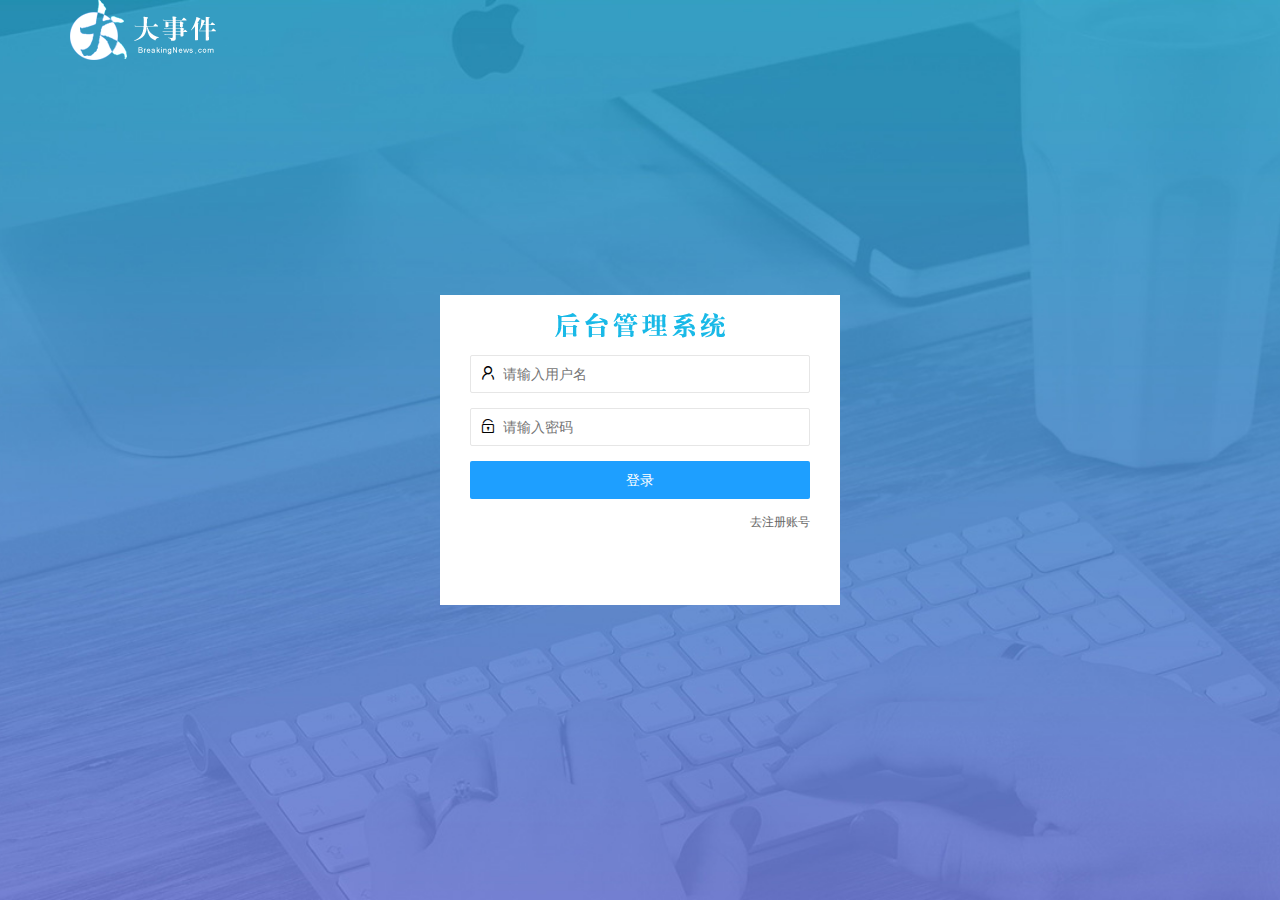
<file: login.html>
<!DOCTYPE html>
<html lang="en">

<head>
    <meta charset="UTF-8">
    <meta http-equiv="X-UA-Compatible" content="IE=edge">
    <meta name="viewport" content="width=device-width, initial-scale=1.0">
    <title>登录页</title>
</head>
<link rel="stylesheet" href="./assets/lib/layui/css/layui.css" />
<link rel="stylesheet" href="assets/css/login.css">    <!-- 导入自己的样式表 -->
<!-- <script src="./assets/js/flexible.js"></script> -->
<style>
    /* *{
        background: url(./assets/images/login_bg.jpg);
    } */
</style>

<body>
    <!-- 头部logo -->
    <div class="layui-main">
        <img src="./assets/images/logo.png" alt="" />
    </div>

    <!-- 登录注册区域 -->
    <div class="loginAndRegBox">
        <div class="title-box"></div>

        <!-- 登录的div -->
          <div class="login-box">
        <!-- 登录的表单 -->
        <form class="layui-form" id="form_login">
          <!-- 用户名 -->
          <div class="layui-form-item">
            <i class="layui-icon layui-icon-username"></i>
            <input type="text" name="username" required lay-verify="required" placeholder="请输入用户名" autocomplete="off" class="layui-input" />
          </div>
          <!-- 密码 -->
          <div class="layui-form-item">
            <i class="layui-icon layui-icon-password"></i>
            <input type="password" name="password" required lay-verify="required|pwd" placeholder="请输入密码" autocomplete="off" class="layui-input" />
          </div>
          <!-- 登录按钮 -->
          <div class="layui-form-item">
            <!-- 注意：表单提交按钮和普通按钮的区别，就是 lay-submit 属性 -->
            <button class="layui-btn layui-btn-fluid layui-btn-normal" lay-submit>登录</button>
          </div>
          <div class="layui-form-item links">
            <a href="javascript:;" id="link_reg">去注册账号</a>
          </div>
        </form>
      </div>

    <!-- 注册的div -->
    <div class="reg-box">
      <!-- 注册的表单 -->
      <form class="layui-form" id="form_reg">
        <!-- 用户名 -->
        <div class="layui-form-item">
          <i class="layui-icon layui-icon-username"></i>
          <input type="text" name="username" required lay-verify="required" placeholder="请输入用户名" autocomplete="off" class="layui-input" />
        </div>
        <!-- 密码 -->
        <div class="layui-form-item">
          <i class="layui-icon layui-icon-password"></i>
          <input type="password" name="password" required lay-verify="required|pwd" placeholder="请输入密码" autocomplete="off" class="layui-input" />
        </div>
        <!-- 密码确认框 -->
        <div class="layui-form-item">
          <i class="layui-icon layui-icon-password"></i>
          <input type="password" name="repassword" required lay-verify="required|pwd|repwd" placeholder="再次确认密码" autocomplete="off" class="layui-input" />
        </div>
        <!-- 注册按钮 -->
        <div class="layui-form-item">
          <!-- 注意：表单提交按钮和普通按钮的区别，就是 lay-submit 属性 -->
          <button class="layui-btn layui-btn-fluid layui-btn-normal" lay-submit>注册</button>
        </div>
        <div class="layui-form-item links">
          <a href="javascript:;" id="link_login">去登录</a>
        </div>
      </form>
    </div>
    </div>
</body>
    <!-- 导入 Layui 的JS文件 -->
<script src="./assets/lib/layui/layui.all.js"></script>
    <!-- 导入 JQuery -->
<script src="./assets/lib/jquery.js"></script>
    <!-- 导入自己封装的 baseAPI.js -->
<script src="./assets/js/baseAPI.js"></script>
    <!-- 导入自己的 JavaScript 脚本 -->
<script src="./assets/js/login.js"></script>

</html>
</file>
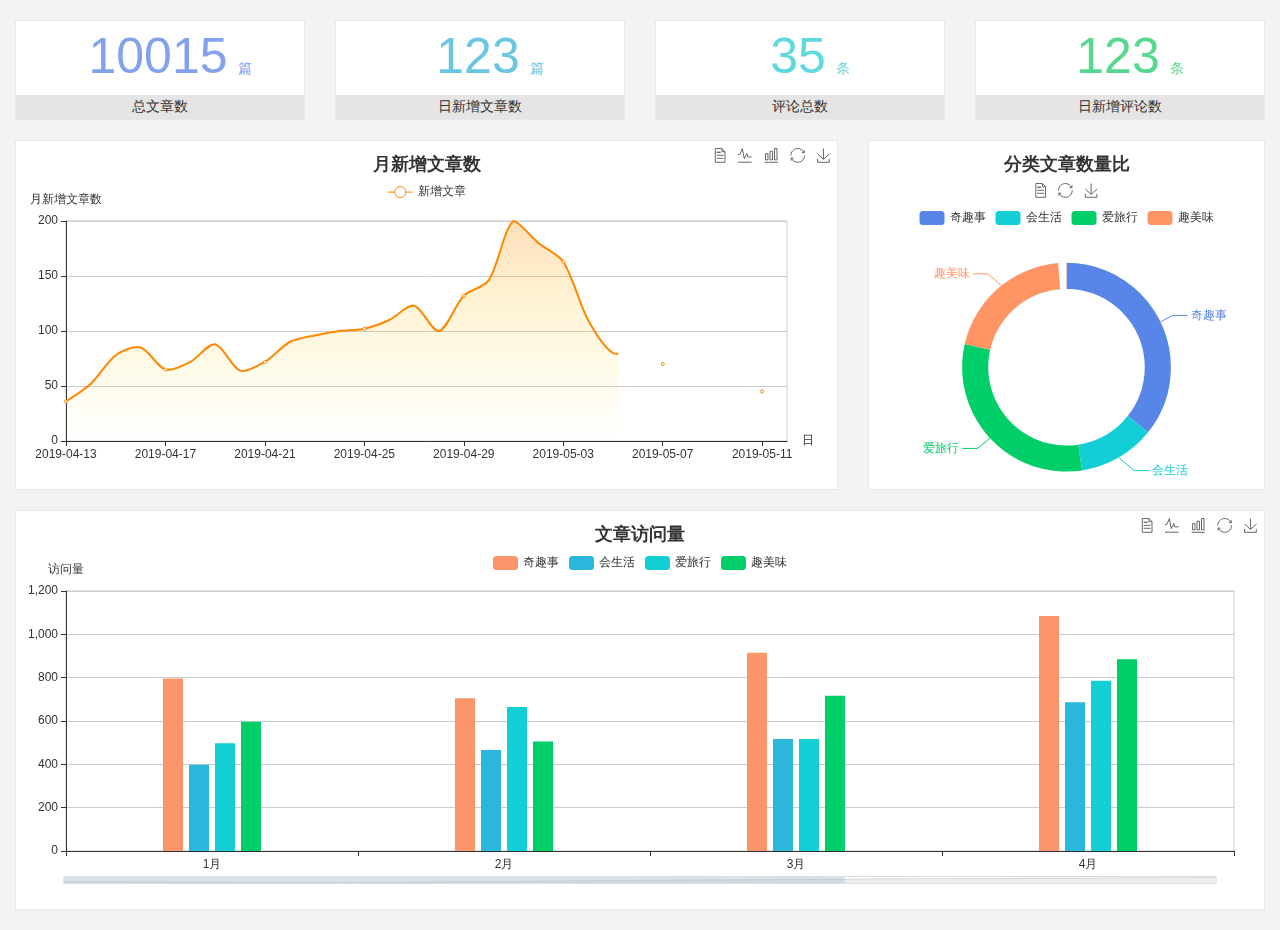
<file: home/dashboard.html>
<!DOCTYPE html>
<html lang="en">

<head>
  <meta charset="UTF-8">
  <meta name="viewport" content="width=device-width, initial-scale=1.0">
  <meta http-equiv="X-UA-Compatible" content="ie=edge">
  <title>图表统计</title>
  <link rel="stylesheet" href="../assets/lib/bootstrap.css" />
  <link rel="stylesheet" href="../assets/lib/main.css" />
  <script src="../assets/lib/jquery.js"></script>
  <script type="text/javascript" src="../assets/lib/echarts.min.js"></script>
</head>

<body>
  <div class="container-fluid">
    <div class="row spannel_list">
      <div class="col-sm-3 col-xs-6">
        <div class="spannel">
          <em>10015</em><span>篇</span>
          <b>总文章数</b>
        </div>
      </div>
      <div class="col-sm-3 col-xs-6">
        <div class="spannel scolor01">
          <em>123</em><span>篇</span>
          <b>日新增文章数</b>
        </div>
      </div>
      <div class="col-sm-3 col-xs-6">
        <div class="spannel scolor02">
          <em>35</em><span>条</span>
          <b>评论总数</b>
        </div>
      </div>
      <div class="col-sm-3 col-xs-6">
        <div class="spannel scolor03">
          <em>123</em><span>条</span>
          <b>日新增评论数</b>
        </div>
      </div>
    </div>
  </div>

  <div class="container-fluid">
    <div class="row curve-pie">
      <div class="col-lg-8 col-md-8">
        <div class="gragh_pannel" id="curve_show"></div>
      </div>
      <div class="col-lg-4 col-md-4">
        <div class="gragh_pannel" id="pie_show"></div>
      </div>
    </div>
  </div>

  <div class="container-fluid">
    <div class="column_pannel" id="column_show"></div>
  </div>

  <script>
    var oChart = echarts.init(document.getElementById('curve_show'));
    var aList_all = [
      { 'count': 36, 'date': '2019-04-13' },
      { 'count': 52, 'date': '2019-04-14' },
      { 'count': 78, 'date': '2019-04-15' },
      { 'count': 85, 'date': '2019-04-16' },
      { 'count': 65, 'date': '2019-04-17' },
      { 'count': 72, 'date': '2019-04-18' },
      { 'count': 88, 'date': '2019-04-19' },
      { 'count': 64, 'date': '2019-04-20' },
      { 'count': 72, 'date': '2019-04-21' },
      { 'count': 90, 'date': '2019-04-22' },
      { 'count': 96, 'date': '2019-04-23' },
      { 'count': 100, 'date': '2019-04-24' },
      { 'count': 102, 'date': '2019-04-25' },
      { 'count': 110, 'date': '2019-04-26' },
      { 'count': 123, 'date': '2019-04-27' },
      { 'count': 100, 'date': '2019-04-28' },
      { 'count': 132, 'date': '2019-04-29' },
      { 'count': 146, 'date': '2019-04-30' },
      { 'count': 200, 'date': '2019-05-01' },
      { 'count': 180, 'date': '2019-05-02' },
      { 'count': 163, 'date': '2019-05-03' },
      { 'count': 110, 'date': '2019-05-04' },
      { 'count': 80, 'date': '2019-05-05' },
      { 'count': 82, 'date': '2019-05-06' },
      { 'count': 70, 'date': '2019-05-07' },
      { 'count': 65, 'date': '2019-05-08' },
      { 'count': 54, 'date': '2019-05-09' },
      { 'count': 40, 'date': '2019-05-10' },
      { 'count': 45, 'date': '2019-05-11' },
      { 'count': 38, 'date': '2019-05-12' },
    ];

    let aCount = [];
    let aDate = [];

    for (var i = 0; i < aList_all.length; i++) {
      aCount.push(aList_all[i].count);
      aDate.push(aList_all[i].date);
    }

    var chartopt = {
      title: {
        text: '月新增文章数',
        left: 'center',
        top: '10'
      },
      tooltip: {
        trigger: 'axis'
      },
      legend: {
        data: ['新增文章'],
        top: '40'
      },
      toolbox: {
        show: true,
        feature: {
          mark: { show: true },
          dataView: { show: true, readOnly: false },
          magicType: { show: true, type: ['line', 'bar'] },
          restore: { show: true },
          saveAsImage: { show: true }
        }
      },
      calculable: true,
      xAxis: [
        {
          name: '日',
          type: 'category',
          boundaryGap: false,
          data: aDate
        }
      ],
      yAxis: [
        {
          name: '月新增文章数',
          type: 'value'
        }
      ],
      series: [
        {
          name: '新增文章',
          type: 'line',
          smooth: true,
          itemStyle: { normal: { areaStyle: { type: 'default' }, color: '#f80' }, lineStyle: { color: '#f80' } },
          data: aCount
        }],
      areaStyle: {
        normal: {
          color: new echarts.graphic.LinearGradient(0, 0, 0, 1, [{
            offset: 0,
            color: 'rgba(255,136,0,0.39)'
          }, {
            offset: .34,
            color: 'rgba(255,180,0,0.25)'
          }, {
            offset: 1,
            color: 'rgba(255,222,0,0.00)'
          }])

        }
      },
      grid: {
        show: true,
        x: 50,
        x2: 50,
        y: 80,
        height: 220
      }
    };

    oChart.setOption(chartopt);


    var oPie = echarts.init(document.getElementById('pie_show'));
    var oPieopt =
    {
      title: {
        top: 10,
        text: '分类文章数量比',
        x: 'center'
      },
      tooltip: {
        trigger: 'item',
        formatter: "{a} <br/>{b} : {c} ({d}%)"
      },
      color: ['#5885e8', '#13cfd5', '#00ce68', '#ff9565'],
      legend: {
        x: 'center',
        top: 65,
        data: ['奇趣事', '会生活', '爱旅行', '趣美味']
      },
      toolbox: {
        show: true,
        x: 'center',
        top: 35,
        feature: {
          mark: { show: true },
          dataView: { show: true, readOnly: false },
          magicType: {
            show: true,
            type: ['pie', 'funnel'],
            option: {
              funnel: {
                x: '25%',
                width: '50%',
                funnelAlign: 'left',
                max: 1548
              }
            }
          },
          restore: { show: true },
          saveAsImage: { show: true }
        }
      },
      calculable: true,
      series: [
        {
          name: '访问来源',
          type: 'pie',
          radius: ['45%', '60%'],
          center: ['50%', '65%'],
          data: [
            { value: 300, name: '奇趣事' },
            { value: 100, name: '会生活' },
            { value: 260, name: '爱旅行' },
            { value: 180, name: '趣美味' }
          ]
        }
      ]
    };
    oPie.setOption(oPieopt);



    var oColumn = this.echarts.init(document.getElementById('column_show'));
    var oColumnopt =
    {
      title: {
        text: '文章访问量',
        left: 'center',
        top: '10'
      },
      tooltip: {
        trigger: 'axis'
      },
      legend: {
        data: ['奇趣事', '会生活', '爱旅行', '趣美味'],
        top: '40'
      },
      toolbox: {
        show: true,
        feature: {
          mark: { show: true },
          dataView: { show: true, readOnly: false },
          magicType: { show: true, type: ['line', 'bar'] },
          restore: { show: true },
          saveAsImage: { show: true }
        }
      },
      calculable: true,
      xAxis: [
        {
          type: 'category',
          data: ['1月', '2月', '3月', '4月', '5月']
        }
      ],
      yAxis: [
        {
          name: '访问量',
          type: 'value'
        }
      ],
      series: [
        {
          name: '奇趣事',
          type: 'bar',
          barWidth: 20,
          itemStyle: {
            normal: { areaStyle: { type: 'default' }, color: '#fd956a' }
          },
          data: [800, 708, 920, 1090, 1200]
        },
        {
          name: '会生活',
          type: 'bar',
          barWidth: 20,
          itemStyle: {
            normal: { areaStyle: { type: 'default' }, color: '#2bb6db' }
          },
          data: [400, 468, 520, 690, 800]
        },
        {
          name: '爱旅行',
          type: 'bar',
          barWidth: 20,
          itemStyle: {
            normal: { areaStyle: { type: 'default' }, color: '#13cfd5' }
          },
          data: [500, 668, 520, 790, 900]
        },
        {
          name: '趣美味',
          type: 'bar',
          barWidth: 20,
          itemStyle: {
            normal: { areaStyle: { type: 'default' }, color: '#00ce68' }
          },
          data: [600, 508, 720, 890, 1000]
        }
      ],
      grid: {
        show: true,
        x: 50,
        x2: 30,
        y: 80,
        height: 260
      },
      dataZoom: [//给x轴设置滚动条
        {
          start: 0,//默认为0
          end: 100 - 1000 / 31,//默认为100
          type: 'slider',
          show: true,
          xAxisIndex: [0],
          handleSize: 0,//滑动条的 左右2个滑动条的大小
          height: 8,//组件高度
          left: 45, //左边的距离
          right: 50,//右边的距离
          bottom: 26,//右边的距离
          handleColor: '#ddd',//h滑动图标的颜色
          handleStyle: {
            borderColor: "#cacaca",
            borderWidth: "1",
            shadowBlur: 2,
            background: "#ddd",
            shadowColor: "#ddd",
          }
        }]
    };
    oColumn.setOption(oColumnopt);
  </script>
</body>

</html>
</file>
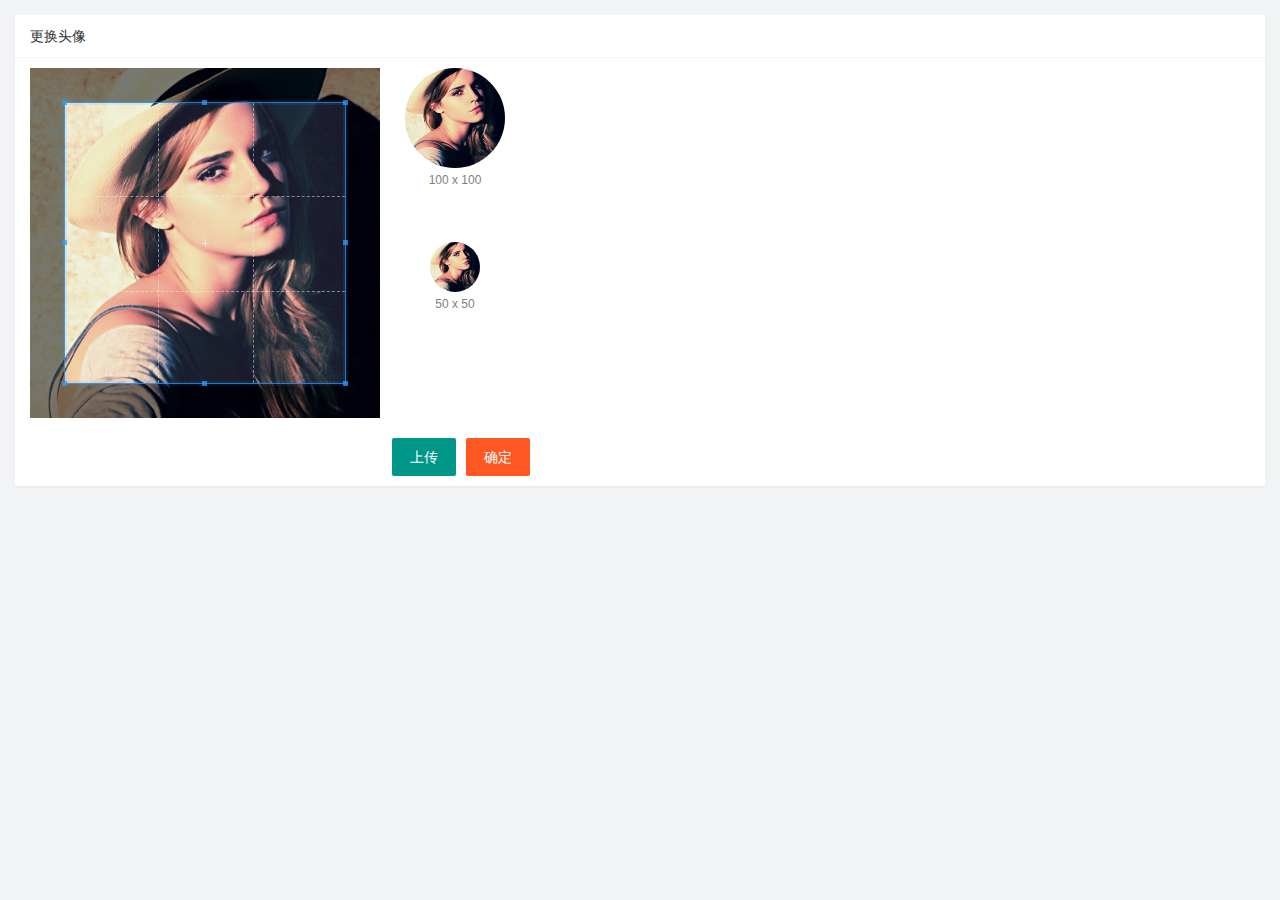
<file: user/user_avatar.html>
<!DOCTYPE html>
<html lang="en">

<head>
    <meta charset="UTF-8">
    <meta http-equiv="X-UA-Compatible" content="IE=edge">
    <meta name="viewport" content="width=device-width, initial-scale=1.0">
    <title>更换头像页面</title>
</head>
<link rel="stylesheet" href="../assets/lib/layui/css/layui.css" />
<link rel="stylesheet" href="../assets/lib/cropper/cropper.css">
<link rel="stylesheet" href="../assets/css/user_avatar.css">

<body>
    <!-- 卡片区域 -->
    <div class="layui-card">
        <div class="layui-card-header">更换头像</div>
        <div class="layui-card-body">
            <!-- 第一行的图片裁剪和预览区域 -->
            <div class="row1">
                <!-- 图片裁剪区域 -->
                <div class="cropper-box">
                    <!-- 这个 img 标签很重要，将来会把它初始化为裁剪区域 -->
                    <img id="image" src="../assets/images/sample.jpg" style="width: 350px;height: 350px;">
                </div>
                <!-- 图片的预览区域 -->
                <div class="preview-box">
                    <div>
                        <!-- 宽高为 100px 的预览区域 -->
                        <div class="img-preview w100"></div>
                        <p class="size">100 x 100</p>
                    </div>
                    <div>
                        <!-- 宽高为 50px 的预览区域 -->
                        <div class="img-preview w50"></div>
                        <p class="size">50 x 50</p>
                    </div>
                </div>
            </div>

            <!-- 第二行的按钮区域 -->
            <div class="row2">
                <!-- 通过 accept 属性，可以指定，允许用户选择什么类型的文件 -->
                <input type="file" id="file" accept="image/png,image/jpeg" />
                <button type="button" class="layui-btn" id="btnChooseImage">上传</button>
                <button type="button" class="layui-btn layui-btn-danger" id="btnUpload">确定</button>
            </div>
        </div>
    </div>
    <script src="../assets/lib/layui/layui.all.js"></script>
    <script src="../assets/lib/jquery.js"></script>
    <script src="../assets/lib/cropper/Cropper.js"></script>
    <script src="../assets/lib/cropper/jquery-cropper.js"></script>
    <script src="../assets/js/baseAPI.js"></script>
    <script src="../assets/js/user_avatar.js"></script>
</body>

</html>
</file>
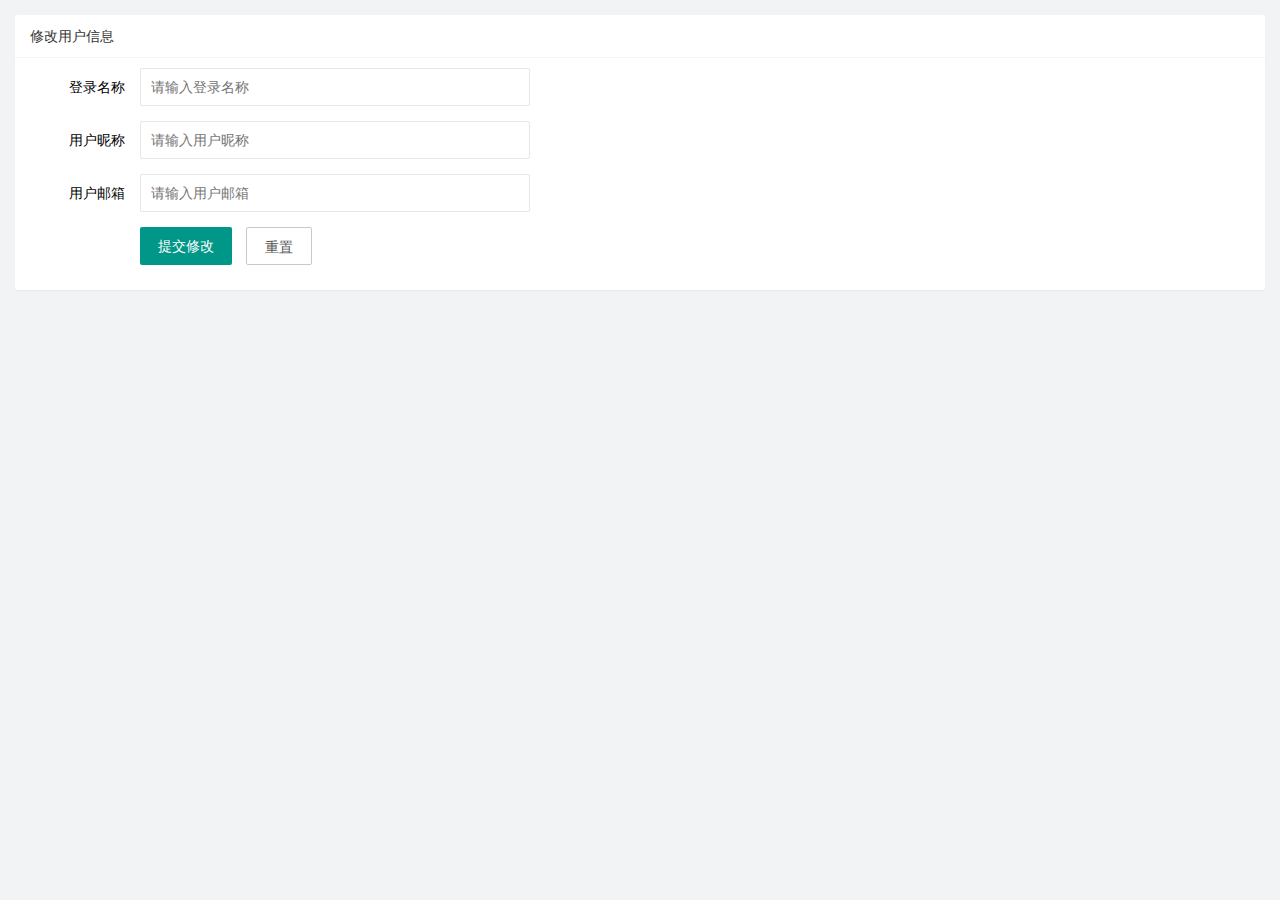
<file: user/user_info.html>
<!DOCTYPE html>
<html lang="en">
<head>
    <meta charset="UTF-8">
    <meta http-equiv="X-UA-Compatible" content="IE=edge">
    <meta name="viewport" content="width=device-width, initial-scale=1.0">
    <title>基本资料</title>
</head>
<link rel="stylesheet" href="../assets/lib/layui/css/layui.css">
<link rel="stylesheet" href="../assets/css/user_info.css">
<body>
      <!-- 卡片区域 -->
      <div class="layui-card">
        <div class="layui-card-header">修改用户信息</div>
        <div class="layui-card-body">
          <!-- form 表单区域 -->
          <form class="layui-form" lay-filter="formUserInfo">
            <!-- 这是隐藏域 -->
            <input type="hidden" name="id" value="" />
            <div class="layui-form-item">
              <label class="layui-form-label">登录名称</label>
              <div class="layui-input-block">
                <input type="text" name="username" required lay-verify="required" placeholder="请输入登录名称" autocomplete="off" class="layui-input" readonly />
              </div>
            </div>
            <div class="layui-form-item">
              <label class="layui-form-label">用户昵称</label>
              <div class="layui-input-block">
                <input type="text" name="nickname" required lay-verify="required|nickname" placeholder="请输入用户昵称" autocomplete="off" class="layui-input" />
              </div>
            </div>
            <div class="layui-form-item">
              <label class="layui-form-label">用户邮箱</label>
              <div class="layui-input-block">
                <input type="text" name="email" required lay-verify="required|email" placeholder="请输入用户邮箱" autocomplete="off" class="layui-input" />
              </div>
            </div>
            <div class="layui-form-item">
              <div class="layui-input-block">
                <button class="layui-btn" lay-submit lay-filter="formDemo">提交修改</button>
                <button type="reset" class="layui-btn layui-btn-primary" id="btnReset">重置</button>
              </div>
            </div>
          </form>
        </div>
      </div>
</body>
<script src="../assets/lib/layui/layui.all.js"></script>
<script src="../assets/lib/jquery.js"></script>
<script src="../assets/js/baseAPI.js"></script>
<script src="../assets/js/user_info.js"></script>
</html>
</file>
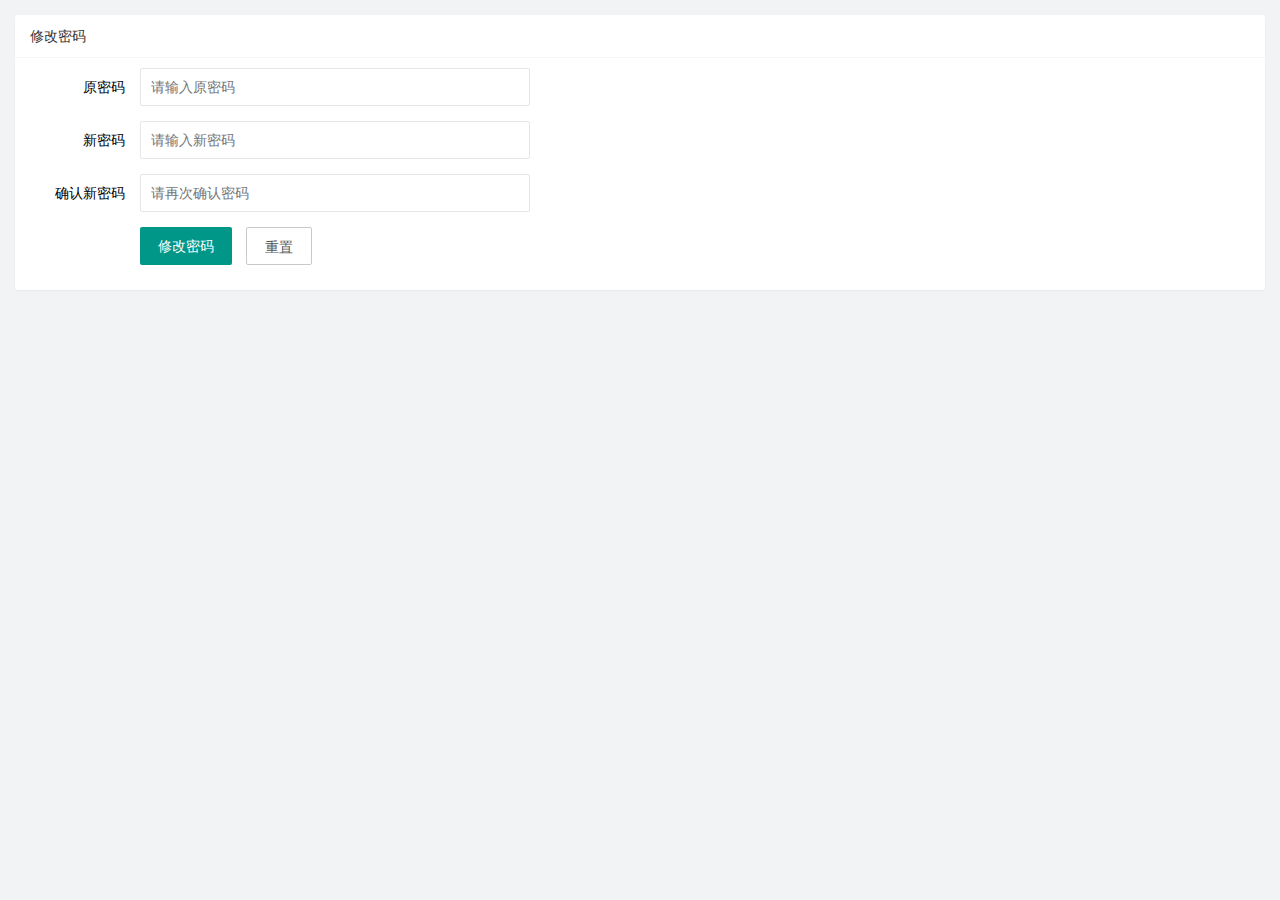
<file: user/user_pwd.html>
<!DOCTYPE html>
<html lang="en">
<head>
    <meta charset="UTF-8">
    <meta http-equiv="X-UA-Compatible" content="IE=edge">
    <meta name="viewport" content="width=device-width, initial-scale=1.0">
    <title>重置密码页面</title>
</head>
<link rel="stylesheet" href="../assets/lib/layui/css/layui.css">
<link rel="stylesheet" href="../assets/css/user_pwd.css">
<body>
      <!-- 卡片区域 -->
      <div class="layui-card">
        <div class="layui-card-header">修改密码</div>
        <div class="layui-card-body">
          <form class="layui-form">
            <div class="layui-form-item">
              <label class="layui-form-label">原密码</label>
              <div class="layui-input-block">
                <input type="password" name="oldPwd" required lay-verify="required|pwd" placeholder="请输入原密码" autocomplete="off" class="layui-input" />
              </div>
            </div>
            <div class="layui-form-item">
              <label class="layui-form-label">新密码</label>
              <div class="layui-input-block">
                <input type="password" name="newPwd" required lay-verify="required|pwd|samePwd" placeholder="请输入新密码" autocomplete="off" class="layui-input" />
              </div>
            </div>
            <div class="layui-form-item">
              <label class="layui-form-label">确认新密码</label>
              <div class="layui-input-block">
                <input type="password" name="rePwd" required lay-verify="required|pwd|rePwd" placeholder="请再次确认密码" autocomplete="off" class="layui-input" />
              </div>
            </div>
            <div class="layui-form-item">
              <div class="layui-input-block">
                <button class="layui-btn" lay-submit lay-filter="formDemo">修改密码</button>
                <button type="reset" class="layui-btn layui-btn-primary">重置</button>
              </div>
            </div>
          </form>
        </div>
      </div>
      <script src="../assets/lib/jquery.js"></script>
      <script src="../assets/lib/layui/layui.all.js"></script>
      <script src="../assets/js/baseAPI.js"></script>
      <script src="../assets/js/user_pwd.js"></script>
</body>
</html>
</file>
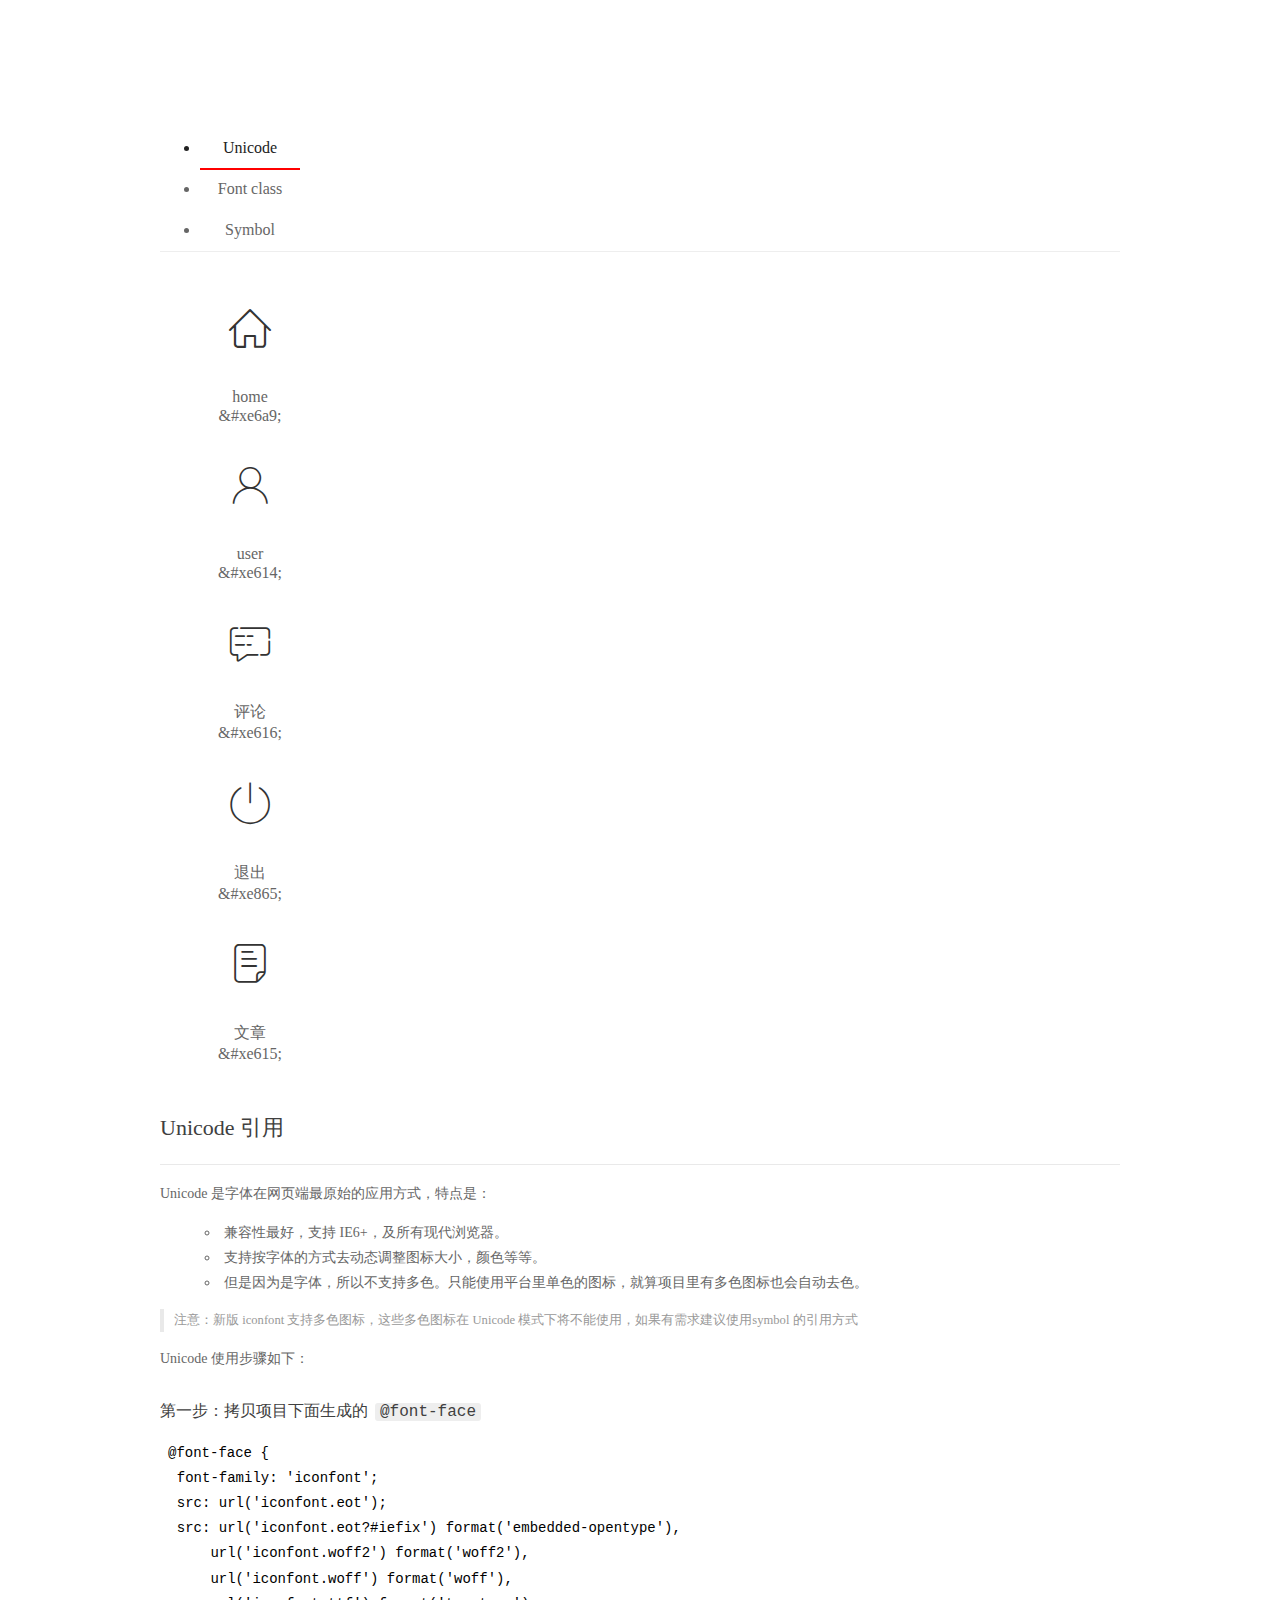
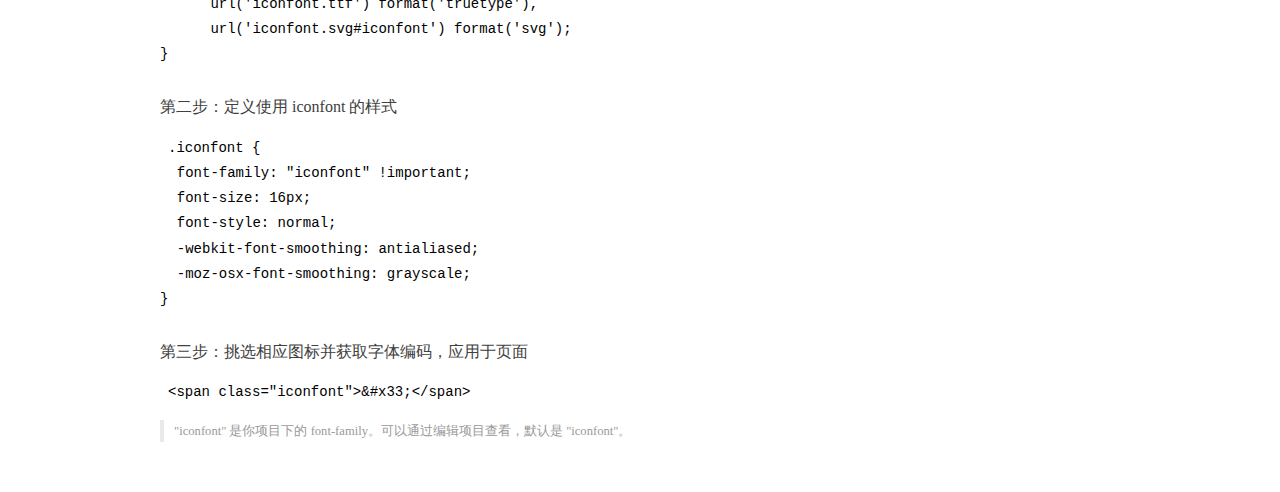
<file: assets/fonts/demo_index.html>
<!DOCTYPE html>
<html>
<head>
  <meta charset="utf-8"/>
  <title>IconFont Demo</title>
  <link rel="shortcut icon" href="https://gtms04.alicdn.com/tps/i4/TB1_oz6GVXXXXaFXpXXJDFnIXXX-64-64.ico" type="image/x-icon"/>
  <link rel="stylesheet" href="https://g.alicdn.com/thx/cube/1.3.2/cube.min.css">
  <link rel="stylesheet" href="demo.css">
  <link rel="stylesheet" href="iconfont.css">
  <script src="iconfont.js"></script>
  <!-- jQuery -->
  <script src="https://a1.alicdn.com/oss/uploads/2018/12/26/7bfddb60-08e8-11e9-9b04-53e73bb6408b.js"></script>
  <!-- 代码高亮 -->
  <script src="https://a1.alicdn.com/oss/uploads/2018/12/26/a3f714d0-08e6-11e9-8a15-ebf944d7534c.js"></script>
</head>
<body>
  <div class="main">
    <h1 class="logo"><a href="https://www.iconfont.cn/" title="iconfont 首页" target="_blank">&#xe86b;</a></h1>
    <div class="nav-tabs">
      <ul id="tabs" class="dib-box">
        <li class="dib active"><span>Unicode</span></li>
        <li class="dib"><span>Font class</span></li>
        <li class="dib"><span>Symbol</span></li>
      </ul>
      
    </div>
    <div class="tab-container">
      <div class="content unicode" style="display: block;">
          <ul class="icon_lists dib-box">
          
            <li class="dib">
              <span class="icon iconfont">&#xe6a9;</span>
                <div class="name">home</div>
                <div class="code-name">&amp;#xe6a9;</div>
              </li>
          
            <li class="dib">
              <span class="icon iconfont">&#xe614;</span>
                <div class="name">user</div>
                <div class="code-name">&amp;#xe614;</div>
              </li>
          
            <li class="dib">
              <span class="icon iconfont">&#xe616;</span>
                <div class="name">评论</div>
                <div class="code-name">&amp;#xe616;</div>
              </li>
          
            <li class="dib">
              <span class="icon iconfont">&#xe865;</span>
                <div class="name">退出</div>
                <div class="code-name">&amp;#xe865;</div>
              </li>
          
            <li class="dib">
              <span class="icon iconfont">&#xe615;</span>
                <div class="name">文章</div>
                <div class="code-name">&amp;#xe615;</div>
              </li>
          
          </ul>
          <div class="article markdown">
          <h2 id="unicode-">Unicode 引用</h2>
          <hr>

          <p>Unicode 是字体在网页端最原始的应用方式，特点是：</p>
          <ul>
            <li>兼容性最好，支持 IE6+，及所有现代浏览器。</li>
            <li>支持按字体的方式去动态调整图标大小，颜色等等。</li>
            <li>但是因为是字体，所以不支持多色。只能使用平台里单色的图标，就算项目里有多色图标也会自动去色。</li>
          </ul>
          <blockquote>
            <p>注意：新版 iconfont 支持多色图标，这些多色图标在 Unicode 模式下将不能使用，如果有需求建议使用symbol 的引用方式</p>
          </blockquote>
          <p>Unicode 使用步骤如下：</p>
          <h3 id="-font-face">第一步：拷贝项目下面生成的 <code>@font-face</code></h3>
<pre><code class="language-css"
>@font-face {
  font-family: 'iconfont';
  src: url('iconfont.eot');
  src: url('iconfont.eot?#iefix') format('embedded-opentype'),
      url('iconfont.woff2') format('woff2'),
      url('iconfont.woff') format('woff'),
      url('iconfont.ttf') format('truetype'),
      url('iconfont.svg#iconfont') format('svg');
}
</code></pre>
          <h3 id="-iconfont-">第二步：定义使用 iconfont 的样式</h3>
<pre><code class="language-css"
>.iconfont {
  font-family: "iconfont" !important;
  font-size: 16px;
  font-style: normal;
  -webkit-font-smoothing: antialiased;
  -moz-osx-font-smoothing: grayscale;
}
</code></pre>
          <h3 id="-">第三步：挑选相应图标并获取字体编码，应用于页面</h3>
<pre>
<code class="language-html"
>&lt;span class="iconfont"&gt;&amp;#x33;&lt;/span&gt;
</code></pre>
          <blockquote>
            <p>"iconfont" 是你项目下的 font-family。可以通过编辑项目查看，默认是 "iconfont"。</p>
          </blockquote>
          </div>
      </div>
      <div class="content font-class">
        <ul class="icon_lists dib-box">
          
          <li class="dib">
            <span class="icon iconfont icon-home"></span>
            <div class="name">
              home
            </div>
            <div class="code-name">.icon-home
            </div>
          </li>
          
          <li class="dib">
            <span class="icon iconfont icon-user"></span>
            <div class="name">
              user
            </div>
            <div class="code-name">.icon-user
            </div>
          </li>
          
          <li class="dib">
            <span class="icon iconfont icon-pinglun"></span>
            <div class="name">
              评论
            </div>
            <div class="code-name">.icon-pinglun
            </div>
          </li>
          
          <li class="dib">
            <span class="icon iconfont icon-tuichu"></span>
            <div class="name">
              退出
            </div>
            <div class="code-name">.icon-tuichu
            </div>
          </li>
          
          <li class="dib">
            <span class="icon iconfont icon-16"></span>
            <div class="name">
              文章
            </div>
            <div class="code-name">.icon-16
            </div>
          </li>
          
        </ul>
        <div class="article markdown">
        <h2 id="font-class-">font-class 引用</h2>
        <hr>

        <p>font-class 是 Unicode 使用方式的一种变种，主要是解决 Unicode 书写不直观，语意不明确的问题。</p>
        <p>与 Unicode 使用方式相比，具有如下特点：</p>
        <ul>
          <li>兼容性良好，支持 IE8+，及所有现代浏览器。</li>
          <li>相比于 Unicode 语意明确，书写更直观。可以很容易分辨这个 icon 是什么。</li>
          <li>因为使用 class 来定义图标，所以当要替换图标时，只需要修改 class 里面的 Unicode 引用。</li>
          <li>不过因为本质上还是使用的字体，所以多色图标还是不支持的。</li>
        </ul>
        <p>使用步骤如下：</p>
        <h3 id="-fontclass-">第一步：引入项目下面生成的 fontclass 代码：</h3>
<pre><code class="language-html">&lt;link rel="stylesheet" href="./iconfont.css"&gt;
</code></pre>
        <h3 id="-">第二步：挑选相应图标并获取类名，应用于页面：</h3>
<pre><code class="language-html">&lt;span class="iconfont icon-xxx"&gt;&lt;/span&gt;
</code></pre>
        <blockquote>
          <p>"
            iconfont" 是你项目下的 font-family。可以通过编辑项目查看，默认是 "iconfont"。</p>
        </blockquote>
      </div>
      </div>
      <div class="content symbol">
          <ul class="icon_lists dib-box">
          
            <li class="dib">
                <svg class="icon svg-icon" aria-hidden="true">
                  <use xlink:href="#icon-home"></use>
                </svg>
                <div class="name">home</div>
                <div class="code-name">#icon-home</div>
            </li>
          
            <li class="dib">
                <svg class="icon svg-icon" aria-hidden="true">
                  <use xlink:href="#icon-user"></use>
                </svg>
                <div class="name">user</div>
                <div class="code-name">#icon-user</div>
            </li>
          
            <li class="dib">
                <svg class="icon svg-icon" aria-hidden="true">
                  <use xlink:href="#icon-pinglun"></use>
                </svg>
                <div class="name">评论</div>
                <div class="code-name">#icon-pinglun</div>
            </li>
          
            <li class="dib">
                <svg class="icon svg-icon" aria-hidden="true">
                  <use xlink:href="#icon-tuichu"></use>
                </svg>
                <div class="name">退出</div>
                <div class="code-name">#icon-tuichu</div>
            </li>
          
            <li class="dib">
                <svg class="icon svg-icon" aria-hidden="true">
                  <use xlink:href="#icon-16"></use>
                </svg>
                <div class="name">文章</div>
                <div class="code-name">#icon-16</div>
            </li>
          
          </ul>
          <div class="article markdown">
          <h2 id="symbol-">Symbol 引用</h2>
          <hr>

          <p>这是一种全新的使用方式，应该说这才是未来的主流，也是平台目前推荐的用法。相关介绍可以参考这篇<a href="">文章</a>
            这种用法其实是做了一个 SVG 的集合，与另外两种相比具有如下特点：</p>
          <ul>
            <li>支持多色图标了，不再受单色限制。</li>
            <li>通过一些技巧，支持像字体那样，通过 <code>font-size</code>, <code>color</code> 来调整样式。</li>
            <li>兼容性较差，支持 IE9+，及现代浏览器。</li>
            <li>浏览器渲染 SVG 的性能一般，还不如 png。</li>
          </ul>
          <p>使用步骤如下：</p>
          <h3 id="-symbol-">第一步：引入项目下面生成的 symbol 代码：</h3>
<pre><code class="language-html">&lt;script src="./iconfont.js"&gt;&lt;/script&gt;
</code></pre>
          <h3 id="-css-">第二步：加入通用 CSS 代码（引入一次就行）：</h3>
<pre><code class="language-html">&lt;style&gt;
.icon {
  width: 1em;
  height: 1em;
  vertical-align: -0.15em;
  fill: currentColor;
  overflow: hidden;
}
&lt;/style&gt;
</code></pre>
          <h3 id="-">第三步：挑选相应图标并获取类名，应用于页面：</h3>
<pre><code class="language-html">&lt;svg class="icon" aria-hidden="true"&gt;
  &lt;use xlink:href="#icon-xxx"&gt;&lt;/use&gt;
&lt;/svg&gt;
</code></pre>
          </div>
      </div>

    </div>
  </div>
  <script>
  $(document).ready(function () {
      $('.tab-container .content:first').show()

      $('#tabs li').click(function (e) {
        var tabContent = $('.tab-container .content')
        var index = $(this).index()

        if ($(this).hasClass('active')) {
          return
        } else {
          $('#tabs li').removeClass('active')
          $(this).addClass('active')

          tabContent.hide().eq(index).fadeIn()
        }
      })
    })
  </script>
</body>
</html>
</file>
<file: assets/lib/layui/css/layui.css>
/** layui-v2.5.5 MIT License By https://www.layui.com */
 .layui-inline,img{display:inline-block;vertical-align:middle}h1,h2,h3,h4,h5,h6{font-weight:400}.layui-edge,.layui-header,.layui-inline,.layui-main{position:relative}.layui-body,.layui-edge,.layui-elip{overflow:hidden}.layui-btn,.layui-edge,.layui-inline,img{vertical-align:middle}.layui-btn,.layui-disabled,.layui-icon,.layui-unselect{-moz-user-select:none;-webkit-user-select:none;-ms-user-select:none}.layui-elip,.layui-form-checkbox span,.layui-form-pane .layui-form-label{text-overflow:ellipsis;white-space:nowrap}.layui-breadcrumb,.layui-tree-btnGroup{visibility:hidden}blockquote,body,button,dd,div,dl,dt,form,h1,h2,h3,h4,h5,h6,input,li,ol,p,pre,td,textarea,th,ul{margin:0;padding:0;-webkit-tap-highlight-color:rgba(0,0,0,0)}a:active,a:hover{outline:0}img{border:none}li{list-style:none}table{border-collapse:collapse;border-spacing:0}h4,h5,h6{font-size:100%}button,input,optgroup,option,select,textarea{font-family:inherit;font-size:inherit;font-style:inherit;font-weight:inherit;outline:0}pre{white-space:pre-wrap;white-space:-moz-pre-wrap;white-space:-pre-wrap;white-space:-o-pre-wrap;word-wrap:break-word}body{line-height:24px;font:14px Helvetica Neue,Helvetica,PingFang SC,Tahoma,Arial,sans-serif}hr{height:1px;margin:10px 0;border:0;clear:both}a{color:#333;text-decoration:none}a:hover{color:#777}a cite{font-style:normal;*cursor:pointer}.layui-border-box,.layui-border-box *{box-sizing:border-box}.layui-box,.layui-box *{box-sizing:content-box}.layui-clear{clear:both;*zoom:1}.layui-clear:after{content:'\20';clear:both;*zoom:1;display:block;height:0}.layui-inline{*display:inline;*zoom:1}.layui-edge{display:inline-block;width:0;height:0;border-width:6px;border-style:dashed;border-color:transparent}.layui-edge-top{top:-4px;border-bottom-color:#999;border-bottom-style:solid}.layui-edge-right{border-left-color:#999;border-left-style:solid}.layui-edge-bottom{top:2px;border-top-color:#999;border-top-style:solid}.layui-edge-left{border-right-color:#999;border-right-style:solid}.layui-disabled,.layui-disabled:hover{color:#d2d2d2!important;cursor:not-allowed!important}.layui-circle{border-radius:100%}.layui-show{display:block!important}.layui-hide{display:none!important}@font-face{font-family:layui-icon;src:url(../font/iconfont.eot?v=250);src:url(../font/iconfont.eot?v=250#iefix) format('embedded-opentype'),url(../font/iconfont.woff2?v=250) format('woff2'),url(../font/iconfont.woff?v=250) format('woff'),url(../font/iconfont.ttf?v=250) format('truetype'),url(../font/iconfont.svg?v=250#layui-icon) format('svg')}.layui-icon{font-family:layui-icon!important;font-size:16px;font-style:normal;-webkit-font-smoothing:antialiased;-moz-osx-font-smoothing:grayscale}.layui-icon-reply-fill:before{content:"\e611"}.layui-icon-set-fill:before{content:"\e614"}.layui-icon-menu-fill:before{content:"\e60f"}.layui-icon-search:before{content:"\e615"}.layui-icon-share:before{content:"\e641"}.layui-icon-set-sm:before{content:"\e620"}.layui-icon-engine:before{content:"\e628"}.layui-icon-close:before{content:"\1006"}.layui-icon-close-fill:before{content:"\1007"}.layui-icon-chart-screen:before{content:"\e629"}.layui-icon-star:before{content:"\e600"}.layui-icon-circle-dot:before{content:"\e617"}.layui-icon-chat:before{content:"\e606"}.layui-icon-release:before{content:"\e609"}.layui-icon-list:before{content:"\e60a"}.layui-icon-chart:before{content:"\e62c"}.layui-icon-ok-circle:before{content:"\1005"}.layui-icon-layim-theme:before{content:"\e61b"}.layui-icon-table:before{content:"\e62d"}.layui-icon-right:before{content:"\e602"}.layui-icon-left:before{content:"\e603"}.layui-icon-cart-simple:before{content:"\e698"}.layui-icon-face-cry:before{content:"\e69c"}.layui-icon-face-smile:before{content:"\e6af"}.layui-icon-survey:before{content:"\e6b2"}.layui-icon-tree:before{content:"\e62e"}.layui-icon-upload-circle:before{content:"\e62f"}.layui-icon-add-circle:before{content:"\e61f"}.layui-icon-download-circle:before{content:"\e601"}.layui-icon-templeate-1:before{content:"\e630"}.layui-icon-util:before{content:"\e631"}.layui-icon-face-surprised:before{content:"\e664"}.layui-icon-edit:before{content:"\e642"}.layui-icon-speaker:before{content:"\e645"}.layui-icon-down:before{content:"\e61a"}.layui-icon-file:before{content:"\e621"}.layui-icon-layouts:before{content:"\e632"}.layui-icon-rate-half:before{content:"\e6c9"}.layui-icon-add-circle-fine:before{content:"\e608"}.layui-icon-prev-circle:before{content:"\e633"}.layui-icon-read:before{content:"\e705"}.layui-icon-404:before{content:"\e61c"}.layui-icon-carousel:before{content:"\e634"}.layui-icon-help:before{content:"\e607"}.layui-icon-code-circle:before{content:"\e635"}.layui-icon-water:before{content:"\e636"}.layui-icon-username:before{content:"\e66f"}.layui-icon-find-fill:before{content:"\e670"}.layui-icon-about:before{content:"\e60b"}.layui-icon-location:before{content:"\e715"}.layui-icon-up:before{content:"\e619"}.layui-icon-pause:before{content:"\e651"}.layui-icon-date:before{content:"\e637"}.layui-icon-layim-uploadfile:before{content:"\e61d"}.layui-icon-delete:before{content:"\e640"}.layui-icon-play:before{content:"\e652"}.layui-icon-top:before{content:"\e604"}.layui-icon-friends:before{content:"\e612"}.layui-icon-refresh-3:before{content:"\e9aa"}.layui-icon-ok:before{content:"\e605"}.layui-icon-layer:before{content:"\e638"}.layui-icon-face-smile-fine:before{content:"\e60c"}.layui-icon-dollar:before{content:"\e659"}.layui-icon-group:before{content:"\e613"}.layui-icon-layim-download:before{content:"\e61e"}.layui-icon-picture-fine:before{content:"\e60d"}.layui-icon-link:before{content:"\e64c"}.layui-icon-diamond:before{content:"\e735"}.layui-icon-log:before{content:"\e60e"}.layui-icon-rate-solid:before{content:"\e67a"}.layui-icon-fonts-del:before{content:"\e64f"}.layui-icon-unlink:before{content:"\e64d"}.layui-icon-fonts-clear:before{content:"\e639"}.layui-icon-triangle-r:before{content:"\e623"}.layui-icon-circle:before{content:"\e63f"}.layui-icon-radio:before{content:"\e643"}.layui-icon-align-center:before{content:"\e647"}.layui-icon-align-right:before{content:"\e648"}.layui-icon-align-left:before{content:"\e649"}.layui-icon-loading-1:before{content:"\e63e"}.layui-icon-return:before{content:"\e65c"}.layui-icon-fonts-strong:before{content:"\e62b"}.layui-icon-upload:before{content:"\e67c"}.layui-icon-dialogue:before{content:"\e63a"}.layui-icon-video:before{content:"\e6ed"}.layui-icon-headset:before{content:"\e6fc"}.layui-icon-cellphone-fine:before{content:"\e63b"}.layui-icon-add-1:before{content:"\e654"}.layui-icon-face-smile-b:before{content:"\e650"}.layui-icon-fonts-html:before{content:"\e64b"}.layui-icon-form:before{content:"\e63c"}.layui-icon-cart:before{content:"\e657"}.layui-icon-camera-fill:before{content:"\e65d"}.layui-icon-tabs:before{content:"\e62a"}.layui-icon-fonts-code:before{content:"\e64e"}.layui-icon-fire:before{content:"\e756"}.layui-icon-set:before{content:"\e716"}.layui-icon-fonts-u:before{content:"\e646"}.layui-icon-triangle-d:before{content:"\e625"}.layui-icon-tips:before{content:"\e702"}.layui-icon-picture:before{content:"\e64a"}.layui-icon-more-vertical:before{content:"\e671"}.layui-icon-flag:before{content:"\e66c"}.layui-icon-loading:before{content:"\e63d"}.layui-icon-fonts-i:before{content:"\e644"}.layui-icon-refresh-1:before{content:"\e666"}.layui-icon-rmb:before{content:"\e65e"}.layui-icon-home:before{content:"\e68e"}.layui-icon-user:before{content:"\e770"}.layui-icon-notice:before{content:"\e667"}.layui-icon-login-weibo:before{content:"\e675"}.layui-icon-voice:before{content:"\e688"}.layui-icon-upload-drag:before{content:"\e681"}.layui-icon-login-qq:before{content:"\e676"}.layui-icon-snowflake:before{content:"\e6b1"}.layui-icon-file-b:before{content:"\e655"}.layui-icon-template:before{content:"\e663"}.layui-icon-auz:before{content:"\e672"}.layui-icon-console:before{content:"\e665"}.layui-icon-app:before{content:"\e653"}.layui-icon-prev:before{content:"\e65a"}.layui-icon-website:before{content:"\e7ae"}.layui-icon-next:before{content:"\e65b"}.layui-icon-component:before{content:"\e857"}.layui-icon-more:before{content:"\e65f"}.layui-icon-login-wechat:before{content:"\e677"}.layui-icon-shrink-right:before{content:"\e668"}.layui-icon-spread-left:before{content:"\e66b"}.layui-icon-camera:before{content:"\e660"}.layui-icon-note:before{content:"\e66e"}.layui-icon-refresh:before{content:"\e669"}.layui-icon-female:before{content:"\e661"}.layui-icon-male:before{content:"\e662"}.layui-icon-password:before{content:"\e673"}.layui-icon-senior:before{content:"\e674"}.layui-icon-theme:before{content:"\e66a"}.layui-icon-tread:before{content:"\e6c5"}.layui-icon-praise:before{content:"\e6c6"}.layui-icon-star-fill:before{content:"\e658"}.layui-icon-rate:before{content:"\e67b"}.layui-icon-template-1:before{content:"\e656"}.layui-icon-vercode:before{content:"\e679"}.layui-icon-cellphone:before{content:"\e678"}.layui-icon-screen-full:before{content:"\e622"}.layui-icon-screen-restore:before{content:"\e758"}.layui-icon-cols:before{content:"\e610"}.layui-icon-export:before{content:"\e67d"}.layui-icon-print:before{content:"\e66d"}.layui-icon-slider:before{content:"\e714"}.layui-icon-addition:before{content:"\e624"}.layui-icon-subtraction:before{content:"\e67e"}.layui-icon-service:before{content:"\e626"}.layui-icon-transfer:before{content:"\e691"}.layui-main{width:1140px;margin:0 auto}.layui-header{z-index:1000;height:60px}.layui-header a:hover{transition:all .5s;-webkit-transition:all .5s}.layui-side{position:fixed;left:0;top:0;bottom:0;z-index:999;width:200px;overflow-x:hidden}.layui-side-scroll{position:relative;width:220px;height:100%;overflow-x:hidden}.layui-body{position:absolute;left:200px;right:0;top:0;bottom:0;z-index:998;width:auto;overflow-y:auto;box-sizing:border-box}.layui-layout-body{overflow:hidden}.layui-layout-admin .layui-header{background-color:#23262E}.layui-layout-admin .layui-side{top:60px;width:200px;overflow-x:hidden}.layui-layout-admin .layui-body{position:fixed;top:60px;bottom:44px}.layui-layout-admin .layui-main{width:auto;margin:0 15px}.layui-layout-admin .layui-footer{position:fixed;left:200px;right:0;bottom:0;height:44px;line-height:44px;padding:0 15px;background-color:#eee}.layui-layout-admin .layui-logo{position:absolute;left:0;top:0;width:200px;height:100%;line-height:60px;text-align:center;color:#009688;font-size:16px}.layui-layout-admin .layui-header .layui-nav{background:0 0}.layui-layout-left{position:absolute!important;left:200px;top:0}.layui-layout-right{position:absolute!important;right:0;top:0}.layui-container{position:relative;margin:0 auto;padding:0 15px;box-sizing:border-box}.layui-fluid{position:relative;margin:0 auto;padding:0 15px}.layui-row:after,.layui-row:before{content:'';display:block;clear:both}.layui-col-lg1,.layui-col-lg10,.layui-col-lg11,.layui-col-lg12,.layui-col-lg2,.layui-col-lg3,.layui-col-lg4,.layui-col-lg5,.layui-col-lg6,.layui-col-lg7,.layui-col-lg8,.layui-col-lg9,.layui-col-md1,.layui-col-md10,.layui-col-md11,.layui-col-md12,.layui-col-md2,.layui-col-md3,.layui-col-md4,.layui-col-md5,.layui-col-md6,.layui-col-md7,.layui-col-md8,.layui-col-md9,.layui-col-sm1,.layui-col-sm10,.layui-col-sm11,.layui-col-sm12,.layui-col-sm2,.layui-col-sm3,.layui-col-sm4,.layui-col-sm5,.layui-col-sm6,.layui-col-sm7,.layui-col-sm8,.layui-col-sm9,.layui-col-xs1,.layui-col-xs10,.layui-col-xs11,.layui-col-xs12,.layui-col-xs2,.layui-col-xs3,.layui-col-xs4,.layui-col-xs5,.layui-col-xs6,.layui-col-xs7,.layui-col-xs8,.layui-col-xs9{position:relative;display:block;box-sizing:border-box}.layui-col-xs1,.layui-col-xs10,.layui-col-xs11,.layui-col-xs12,.layui-col-xs2,.layui-col-xs3,.layui-col-xs4,.layui-col-xs5,.layui-col-xs6,.layui-col-xs7,.layui-col-xs8,.layui-col-xs9{float:left}.layui-col-xs1{width:8.33333333%}.layui-col-xs2{width:16.66666667%}.layui-col-xs3{width:25%}.layui-col-xs4{width:33.33333333%}.layui-col-xs5{width:41.66666667%}.layui-col-xs6{width:50%}.layui-col-xs7{width:58.33333333%}.layui-col-xs8{width:66.66666667%}.layui-col-xs9{width:75%}.layui-col-xs10{width:83.33333333%}.layui-col-xs11{width:91.66666667%}.layui-col-xs12{width:100%}.layui-col-xs-offset1{margin-left:8.33333333%}.layui-col-xs-offset2{margin-left:16.66666667%}.layui-col-xs-offset3{margin-left:25%}.layui-col-xs-offset4{margin-left:33.33333333%}.layui-col-xs-offset5{margin-left:41.66666667%}.layui-col-xs-offset6{margin-left:50%}.layui-col-xs-offset7{margin-left:58.33333333%}.layui-col-xs-offset8{margin-left:66.66666667%}.layui-col-xs-offset9{margin-left:75%}.layui-col-xs-offset10{margin-left:83.33333333%}.layui-col-xs-offset11{margin-left:91.66666667%}.layui-col-xs-offset12{margin-left:100%}@media screen and (max-width:768px){.layui-hide-xs{display:none!important}.layui-show-xs-block{display:block!important}.layui-show-xs-inline{display:inline!important}.layui-show-xs-inline-block{display:inline-block!important}}@media screen and (min-width:768px){.layui-container{width:750px}.layui-hide-sm{display:none!important}.layui-show-sm-block{display:block!important}.layui-show-sm-inline{display:inline!important}.layui-show-sm-inline-block{display:inline-block!important}.layui-col-sm1,.layui-col-sm10,.layui-col-sm11,.layui-col-sm12,.layui-col-sm2,.layui-col-sm3,.layui-col-sm4,.layui-col-sm5,.layui-col-sm6,.layui-col-sm7,.layui-col-sm8,.layui-col-sm9{float:left}.layui-col-sm1{width:8.33333333%}.layui-col-sm2{width:16.66666667%}.layui-col-sm3{width:25%}.layui-col-sm4{width:33.33333333%}.layui-col-sm5{width:41.66666667%}.layui-col-sm6{width:50%}.layui-col-sm7{width:58.33333333%}.layui-col-sm8{width:66.66666667%}.layui-col-sm9{width:75%}.layui-col-sm10{width:83.33333333%}.layui-col-sm11{width:91.66666667%}.layui-col-sm12{width:100%}.layui-col-sm-offset1{margin-left:8.33333333%}.layui-col-sm-offset2{margin-left:16.66666667%}.layui-col-sm-offset3{margin-left:25%}.layui-col-sm-offset4{margin-left:33.33333333%}.layui-col-sm-offset5{margin-left:41.66666667%}.layui-col-sm-offset6{margin-left:50%}.layui-col-sm-offset7{margin-left:58.33333333%}.layui-col-sm-offset8{margin-left:66.66666667%}.layui-col-sm-offset9{margin-left:75%}.layui-col-sm-offset10{margin-left:83.33333333%}.layui-col-sm-offset11{margin-left:91.66666667%}.layui-col-sm-offset12{margin-left:100%}}@media screen and (min-width:992px){.layui-container{width:970px}.layui-hide-md{display:none!important}.layui-show-md-block{display:block!important}.layui-show-md-inline{display:inline!important}.layui-show-md-inline-block{display:inline-block!important}.layui-col-md1,.layui-col-md10,.layui-col-md11,.layui-col-md12,.layui-col-md2,.layui-col-md3,.layui-col-md4,.layui-col-md5,.layui-col-md6,.layui-col-md7,.layui-col-md8,.layui-col-md9{float:left}.layui-col-md1{width:8.33333333%}.layui-col-md2{width:16.66666667%}.layui-col-md3{width:25%}.layui-col-md4{width:33.33333333%}.layui-col-md5{width:41.66666667%}.layui-col-md6{width:50%}.layui-col-md7{width:58.33333333%}.layui-col-md8{width:66.66666667%}.layui-col-md9{width:75%}.layui-col-md10{width:83.33333333%}.layui-col-md11{width:91.66666667%}.layui-col-md12{width:100%}.layui-col-md-offset1{margin-left:8.33333333%}.layui-col-md-offset2{margin-left:16.66666667%}.layui-col-md-offset3{margin-left:25%}.layui-col-md-offset4{margin-left:33.33333333%}.layui-col-md-offset5{margin-left:41.66666667%}.layui-col-md-offset6{margin-left:50%}.layui-col-md-offset7{margin-left:58.33333333%}.layui-col-md-offset8{margin-left:66.66666667%}.layui-col-md-offset9{margin-left:75%}.layui-col-md-offset10{margin-left:83.33333333%}.layui-col-md-offset11{margin-left:91.66666667%}.layui-col-md-offset12{margin-left:100%}}@media screen and (min-width:1200px){.layui-container{width:1170px}.layui-hide-lg{display:none!important}.layui-show-lg-block{display:block!important}.layui-show-lg-inline{display:inline!important}.layui-show-lg-inline-block{display:inline-block!important}.layui-col-lg1,.layui-col-lg10,.layui-col-lg11,.layui-col-lg12,.layui-col-lg2,.layui-col-lg3,.layui-col-lg4,.layui-col-lg5,.layui-col-lg6,.layui-col-lg7,.layui-col-lg8,.layui-col-lg9{float:left}.layui-col-lg1{width:8.33333333%}.layui-col-lg2{width:16.66666667%}.layui-col-lg3{width:25%}.layui-col-lg4{width:33.33333333%}.layui-col-lg5{width:41.66666667%}.layui-col-lg6{width:50%}.layui-col-lg7{width:58.33333333%}.layui-col-lg8{width:66.66666667%}.layui-col-lg9{width:75%}.layui-col-lg10{width:83.33333333%}.layui-col-lg11{width:91.66666667%}.layui-col-lg12{width:100%}.layui-col-lg-offset1{margin-left:8.33333333%}.layui-col-lg-offset2{margin-left:16.66666667%}.layui-col-lg-offset3{margin-left:25%}.layui-col-lg-offset4{margin-left:33.33333333%}.layui-col-lg-offset5{margin-left:41.66666667%}.layui-col-lg-offset6{margin-left:50%}.layui-col-lg-offset7{margin-left:58.33333333%}.layui-col-lg-offset8{margin-left:66.66666667%}.layui-col-lg-offset9{margin-left:75%}.layui-col-lg-offset10{margin-left:83.33333333%}.layui-col-lg-offset11{margin-left:91.66666667%}.layui-col-lg-offset12{margin-left:100%}}.layui-col-space1{margin:-.5px}.layui-col-space1>*{padding:.5px}.layui-col-space3{margin:-1.5px}.layui-col-space3>*{padding:1.5px}.layui-col-space5{margin:-2.5px}.layui-col-space5>*{padding:2.5px}.layui-col-space8{margin:-3.5px}.layui-col-space8>*{padding:3.5px}.layui-col-space10{margin:-5px}.layui-col-space10>*{padding:5px}.layui-col-space12{margin:-6px}.layui-col-space12>*{padding:6px}.layui-col-space15{margin:-7.5px}.layui-col-space15>*{padding:7.5px}.layui-col-space18{margin:-9px}.layui-col-space18>*{padding:9px}.layui-col-space20{margin:-10px}.layui-col-space20>*{padding:10px}.layui-col-space22{margin:-11px}.layui-col-space22>*{padding:11px}.layui-col-space25{margin:-12.5px}.layui-col-space25>*{padding:12.5px}.layui-col-space30{margin:-15px}.layui-col-space30>*{padding:15px}.layui-btn,.layui-input,.layui-select,.layui-textarea,.layui-upload-button{outline:0;-webkit-appearance:none;transition:all .3s;-webkit-transition:all .3s;box-sizing:border-box}.layui-elem-quote{margin-bottom:10px;padding:15px;line-height:22px;border-left:5px solid #009688;border-radius:0 2px 2px 0;background-color:#f2f2f2}.layui-quote-nm{border-style:solid;border-width:1px 1px 1px 5px;background:0 0}.layui-elem-field{margin-bottom:10px;padding:0;border-width:1px;border-style:solid}.layui-elem-field legend{margin-left:20px;padding:0 10px;font-size:20px;font-weight:300}.layui-field-title{margin:10px 0 20px;border-width:1px 0 0}.layui-field-box{padding:10px 15px}.layui-field-title .layui-field-box{padding:10px 0}.layui-progress{position:relative;height:6px;border-radius:20px;background-color:#e2e2e2}.layui-progress-bar{position:absolute;left:0;top:0;width:0;max-width:100%;height:6px;border-radius:20px;text-align:right;background-color:#5FB878;transition:all .3s;-webkit-transition:all .3s}.layui-progress-big,.layui-progress-big .layui-progress-bar{height:18px;line-height:18px}.layui-progress-text{position:relative;top:-20px;line-height:18px;font-size:12px;color:#666}.layui-progress-big .layui-progress-text{position:static;padding:0 10px;color:#fff}.layui-collapse{border-width:1px;border-style:solid;border-radius:2px}.layui-colla-content,.layui-colla-item{border-top-width:1px;border-top-style:solid}.layui-colla-item:first-child{border-top:none}.layui-colla-title{position:relative;height:42px;line-height:42px;padding:0 15px 0 35px;color:#333;background-color:#f2f2f2;cursor:pointer;font-size:14px;overflow:hidden}.layui-colla-content{display:none;padding:10px 15px;line-height:22px;color:#666}.layui-colla-icon{position:absolute;left:15px;top:0;font-size:14px}.layui-card{margin-bottom:15px;border-radius:2px;background-color:#fff;box-shadow:0 1px 2px 0 rgba(0,0,0,.05)}.layui-card:last-child{margin-bottom:0}.layui-card-header{position:relative;height:42px;line-height:42px;padding:0 15px;border-bottom:1px solid #f6f6f6;color:#333;border-radius:2px 2px 0 0;font-size:14px}.layui-bg-black,.layui-bg-blue,.layui-bg-cyan,.layui-bg-green,.layui-bg-orange,.layui-bg-red{color:#fff!important}.layui-card-body{position:relative;padding:10px 15px;line-height:24px}.layui-card-body[pad15]{padding:15px}.layui-card-body[pad20]{padding:20px}.layui-card-body .layui-table{margin:5px 0}.layui-card .layui-tab{margin:0}.layui-panel-window{position:relative;padding:15px;border-radius:0;border-top:5px solid #E6E6E6;background-color:#fff}.layui-auxiliar-moving{position:fixed;left:0;right:0;top:0;bottom:0;width:100%;height:100%;background:0 0;z-index:9999999999}.layui-form-label,.layui-form-mid,.layui-form-select,.layui-input-block,.layui-input-inline,.layui-textarea{position:relative}.layui-bg-red{background-color:#FF5722!important}.layui-bg-orange{background-color:#FFB800!important}.layui-bg-green{background-color:#009688!important}.layui-bg-cyan{background-color:#2F4056!important}.layui-bg-blue{background-color:#1E9FFF!important}.layui-bg-black{background-color:#393D49!important}.layui-bg-gray{background-color:#eee!important;color:#666!important}.layui-badge-rim,.layui-colla-content,.layui-colla-item,.layui-collapse,.layui-elem-field,.layui-form-pane .layui-form-item[pane],.layui-form-pane .layui-form-label,.layui-input,.layui-layedit,.layui-layedit-tool,.layui-quote-nm,.layui-select,.layui-tab-bar,.layui-tab-card,.layui-tab-title,.layui-tab-title .layui-this:after,.layui-textarea{border-color:#e6e6e6}.layui-timeline-item:before,hr{background-color:#e6e6e6}.layui-text{line-height:22px;font-size:14px;color:#666}.layui-text h1,.layui-text h2,.layui-text h3{font-weight:500;color:#333}.layui-text h1{font-size:30px}.layui-text h2{font-size:24px}.layui-text h3{font-size:18px}.layui-text a:not(.layui-btn){color:#01AAED}.layui-text a:not(.layui-btn):hover{text-decoration:underline}.layui-text ul{padding:5px 0 5px 15px}.layui-text ul li{margin-top:5px;list-style-type:disc}.layui-text em,.layui-word-aux{color:#999!important;padding:0 5px!important}.layui-btn{display:inline-block;height:38px;line-height:38px;padding:0 18px;background-color:#009688;color:#fff;white-space:nowrap;text-align:center;font-size:14px;border:none;border-radius:2px;cursor:pointer}.layui-btn:hover{opacity:.8;filter:alpha(opacity=80);color:#fff}.layui-btn:active{opacity:1;filter:alpha(opacity=100)}.layui-btn+.layui-btn{margin-left:10px}.layui-btn-container{font-size:0}.layui-btn-container .layui-btn{margin-right:10px;margin-bottom:10px}.layui-btn-container .layui-btn+.layui-btn{margin-left:0}.layui-table .layui-btn-container .layui-btn{margin-bottom:9px}.layui-btn-radius{border-radius:100px}.layui-btn .layui-icon{margin-right:3px;font-size:18px;vertical-align:bottom;vertical-align:middle\9}.layui-btn-primary{border:1px solid #C9C9C9;background-color:#fff;color:#555}.layui-btn-primary:hover{border-color:#009688;color:#333}.layui-btn-normal{background-color:#1E9FFF}.layui-btn-warm{background-color:#FFB800}.layui-btn-danger{background-color:#FF5722}.layui-btn-checked{background-color:#5FB878}.layui-btn-disabled,.layui-btn-disabled:active,.layui-btn-disabled:hover{border:1px solid #e6e6e6;background-color:#FBFBFB;color:#C9C9C9;cursor:not-allowed;opacity:1}.layui-btn-lg{height:44px;line-height:44px;padding:0 25px;font-size:16px}.layui-btn-sm{height:30px;line-height:30px;padding:0 10px;font-size:12px}.layui-btn-sm i{font-size:16px!important}.layui-btn-xs{height:22px;line-height:22px;padding:0 5px;font-size:12px}.layui-btn-xs i{font-size:14px!important}.layui-btn-group{display:inline-block;vertical-align:middle;font-size:0}.layui-btn-group .layui-btn{margin-left:0!important;margin-right:0!important;border-left:1px solid rgba(255,255,255,.5);border-radius:0}.layui-btn-group .layui-btn-primary{border-left:none}.layui-btn-group .layui-btn-primary:hover{border-color:#C9C9C9;color:#009688}.layui-btn-group .layui-btn:first-child{border-left:none;border-radius:2px 0 0 2px}.layui-btn-group .layui-btn-primary:first-child{border-left:1px solid #c9c9c9}.layui-btn-group .layui-btn:last-child{border-radius:0 2px 2px 0}.layui-btn-group .layui-btn+.layui-btn{margin-left:0}.layui-btn-group+.layui-btn-group{margin-left:10px}.layui-btn-fluid{width:100%}.layui-input,.layui-select,.layui-textarea{height:38px;line-height:1.3;line-height:38px\9;border-width:1px;border-style:solid;background-color:#fff;border-radius:2px}.layui-input::-webkit-input-placeholder,.layui-select::-webkit-input-placeholder,.layui-textarea::-webkit-input-placeholder{line-height:1.3}.layui-input,.layui-textarea{display:block;width:100%;padding-left:10px}.layui-input:hover,.layui-textarea:hover{border-color:#D2D2D2!important}.layui-input:focus,.layui-textarea:focus{border-color:#C9C9C9!important}.layui-textarea{min-height:100px;height:auto;line-height:20px;padding:6px 10px;resize:vertical}.layui-select{padding:0 10px}.layui-form input[type=checkbox],.layui-form input[type=radio],.layui-form select{display:none}.layui-form [lay-ignore]{display:initial}.layui-form-item{margin-bottom:15px;clear:both;*zoom:1}.layui-form-item:after{content:'\20';clear:both;*zoom:1;display:block;height:0}.layui-form-label{float:left;display:block;padding:9px 15px;width:80px;font-weight:400;line-height:20px;text-align:right}.layui-form-label-col{display:block;float:none;padding:9px 0;line-height:20px;text-align:left}.layui-form-item .layui-inline{margin-bottom:5px;margin-right:10px}.layui-input-block{margin-left:110px;min-height:36px}.layui-input-inline{display:inline-block;vertical-align:middle}.layui-form-item .layui-input-inline{float:left;width:190px;margin-right:10px}.layui-form-text .layui-input-inline{width:auto}.layui-form-mid{float:left;display:block;padding:9px 0!important;line-height:20px;margin-right:10px}.layui-form-danger+.layui-form-select .layui-input,.layui-form-danger:focus{border-color:#FF5722!important}.layui-form-select .layui-input{padding-right:30px;cursor:pointer}.layui-form-select .layui-edge{position:absolute;right:10px;top:50%;margin-top:-3px;cursor:pointer;border-width:6px;border-top-color:#c2c2c2;border-top-style:solid;transition:all .3s;-webkit-transition:all .3s}.layui-form-select dl{display:none;position:absolute;left:0;top:42px;padding:5px 0;z-index:899;min-width:100%;border:1px solid #d2d2d2;max-height:300px;overflow-y:auto;background-color:#fff;border-radius:2px;box-shadow:0 2px 4px rgba(0,0,0,.12);box-sizing:border-box}.layui-form-select dl dd,.layui-form-select dl dt{padding:0 10px;line-height:36px;white-space:nowrap;overflow:hidden;text-overflow:ellipsis}.layui-form-select dl dt{font-size:12px;color:#999}.layui-form-select dl dd{cursor:pointer}.layui-form-select dl dd:hover{background-color:#f2f2f2;-webkit-transition:.5s all;transition:.5s all}.layui-form-select .layui-select-group dd{padding-left:20px}.layui-form-select dl dd.layui-select-tips{padding-left:10px!important;color:#999}.layui-form-select dl dd.layui-this{background-color:#5FB878;color:#fff}.layui-form-checkbox,.layui-form-select dl dd.layui-disabled{background-color:#fff}.layui-form-selected dl{display:block}.layui-form-checkbox,.layui-form-checkbox *,.layui-form-switch{display:inline-block;vertical-align:middle}.layui-form-selected .layui-edge{margin-top:-9px;-webkit-transform:rotate(180deg);transform:rotate(180deg);margin-top:-3px\9}:root .layui-form-selected .layui-edge{margin-top:-9px\0/IE9}.layui-form-selectup dl{top:auto;bottom:42px}.layui-select-none{margin:5px 0;text-align:center;color:#999}.layui-select-disabled .layui-disabled{border-color:#eee!important}.layui-select-disabled .layui-edge{border-top-color:#d2d2d2}.layui-form-checkbox{position:relative;height:30px;line-height:30px;margin-right:10px;padding-right:30px;cursor:pointer;font-size:0;-webkit-transition:.1s linear;transition:.1s linear;box-sizing:border-box}.layui-form-checkbox span{padding:0 10px;height:100%;font-size:14px;border-radius:2px 0 0 2px;background-color:#d2d2d2;color:#fff;overflow:hidden}.layui-form-checkbox:hover span{background-color:#c2c2c2}.layui-form-checkbox i{position:absolute;right:0;top:0;width:30px;height:28px;border:1px solid #d2d2d2;border-left:none;border-radius:0 2px 2px 0;color:#fff;font-size:20px;text-align:center}.layui-form-checkbox:hover i{border-color:#c2c2c2;color:#c2c2c2}.layui-form-checked,.layui-form-checked:hover{border-color:#5FB878}.layui-form-checked span,.layui-form-checked:hover span{background-color:#5FB878}.layui-form-checked i,.layui-form-checked:hover i{color:#5FB878}.layui-form-item .layui-form-checkbox{margin-top:4px}.layui-form-checkbox[lay-skin=primary]{height:auto!important;line-height:normal!important;min-width:18px;min-height:18px;border:none!important;margin-right:0;padding-left:28px;padding-right:0;background:0 0}.layui-form-checkbox[lay-skin=primary] span{padding-left:0;padding-right:15px;line-height:18px;background:0 0;color:#666}.layui-form-checkbox[lay-skin=primary] i{right:auto;left:0;width:16px;height:16px;line-height:16px;border:1px solid #d2d2d2;font-size:12px;border-radius:2px;background-color:#fff;-webkit-transition:.1s linear;transition:.1s linear}.layui-form-checkbox[lay-skin=primary]:hover i{border-color:#5FB878;color:#fff}.layui-form-checked[lay-skin=primary] i{border-color:#5FB878!important;background-color:#5FB878;color:#fff}.layui-checkbox-disbaled[lay-skin=primary] span{background:0 0!important;color:#c2c2c2}.layui-checkbox-disbaled[lay-skin=primary]:hover i{border-color:#d2d2d2}.layui-form-item .layui-form-checkbox[lay-skin=primary]{margin-top:10px}.layui-form-switch{position:relative;height:22px;line-height:22px;min-width:35px;padding:0 5px;margin-top:8px;border:1px solid #d2d2d2;border-radius:20px;cursor:pointer;background-color:#fff;-webkit-transition:.1s linear;transition:.1s linear}.layui-form-switch i{position:absolute;left:5px;top:3px;width:16px;height:16px;border-radius:20px;background-color:#d2d2d2;-webkit-transition:.1s linear;transition:.1s linear}.layui-form-switch em{position:relative;top:0;width:25px;margin-left:21px;padding:0!important;text-align:center!important;color:#999!important;font-style:normal!important;font-size:12px}.layui-form-onswitch{border-color:#5FB878;background-color:#5FB878}.layui-checkbox-disbaled,.layui-checkbox-disbaled i{border-color:#e2e2e2!important}.layui-form-onswitch i{left:100%;margin-left:-21px;background-color:#fff}.layui-form-onswitch em{margin-left:5px;margin-right:21px;color:#fff!important}.layui-checkbox-disbaled span{background-color:#e2e2e2!important}.layui-checkbox-disbaled:hover i{color:#fff!important}[lay-radio]{display:none}.layui-form-radio,.layui-form-radio *{display:inline-block;vertical-align:middle}.layui-form-radio{line-height:28px;margin:6px 10px 0 0;padding-right:10px;cursor:pointer;font-size:0}.layui-form-radio *{font-size:14px}.layui-form-radio>i{margin-right:8px;font-size:22px;color:#c2c2c2}.layui-form-radio>i:hover,.layui-form-radioed>i{color:#5FB878}.layui-radio-disbaled>i{color:#e2e2e2!important}.layui-form-pane .layui-form-label{width:110px;padding:8px 15px;height:38px;line-height:20px;border-width:1px;border-style:solid;border-radius:2px 0 0 2px;text-align:center;background-color:#FBFBFB;overflow:hidden;box-sizing:border-box}.layui-form-pane .layui-input-inline{margin-left:-1px}.layui-form-pane .layui-input-block{margin-left:110px;left:-1px}.layui-form-pane .layui-input{border-radius:0 2px 2px 0}.layui-form-pane .layui-form-text .layui-form-label{float:none;width:100%;border-radius:2px;box-sizing:border-box;text-align:left}.layui-form-pane .layui-form-text .layui-input-inline{display:block;margin:0;top:-1px;clear:both}.layui-form-pane .layui-form-text .layui-input-block{margin:0;left:0;top:-1px}.layui-form-pane .layui-form-text .layui-textarea{min-height:100px;border-radius:0 0 2px 2px}.layui-form-pane .layui-form-checkbox{margin:4px 0 4px 10px}.layui-form-pane .layui-form-radio,.layui-form-pane .layui-form-switch{margin-top:6px;margin-left:10px}.layui-form-pane .layui-form-item[pane]{position:relative;border-width:1px;border-style:solid}.layui-form-pane .layui-form-item[pane] .layui-form-label{position:absolute;left:0;top:0;height:100%;border-width:0 1px 0 0}.layui-form-pane .layui-form-item[pane] .layui-input-inline{margin-left:110px}@media screen and (max-width:450px){.layui-form-item .layui-form-label{text-overflow:ellipsis;overflow:hidden;white-space:nowrap}.layui-form-item .layui-inline{display:block;margin-right:0;margin-bottom:20px;clear:both}.layui-form-item .layui-inline:after{content:'\20';clear:both;display:block;height:0}.layui-form-item .layui-input-inline{display:block;float:none;left:-3px;width:auto;margin:0 0 10px 112px}.layui-form-item .layui-input-inline+.layui-form-mid{margin-left:110px;top:-5px;padding:0}.layui-form-item .layui-form-checkbox{margin-right:5px;margin-bottom:5px}}.layui-layedit{border-width:1px;border-style:solid;border-radius:2px}.layui-layedit-tool{padding:3px 5px;border-bottom-width:1px;border-bottom-style:solid;font-size:0}.layedit-tool-fixed{position:fixed;top:0;border-top:1px solid #e2e2e2}.layui-layedit-tool .layedit-tool-mid,.layui-layedit-tool .layui-icon{display:inline-block;vertical-align:middle;text-align:center;font-size:14px}.layui-layedit-tool .layui-icon{position:relative;width:32px;height:30px;line-height:30px;margin:3px 5px;color:#777;cursor:pointer;border-radius:2px}.layui-layedit-tool .layui-icon:hover{color:#393D49}.layui-layedit-tool .layui-icon:active{color:#000}.layui-layedit-tool .layedit-tool-active{background-color:#e2e2e2;color:#000}.layui-layedit-tool .layui-disabled,.layui-layedit-tool .layui-disabled:hover{color:#d2d2d2;cursor:not-allowed}.layui-layedit-tool .layedit-tool-mid{width:1px;height:18px;margin:0 10px;background-color:#d2d2d2}.layedit-tool-html{width:50px!important;font-size:30px!important}.layedit-tool-b,.layedit-tool-code,.layedit-tool-help{font-size:16px!important}.layedit-tool-d,.layedit-tool-face,.layedit-tool-image,.layedit-tool-unlink{font-size:18px!important}.layedit-tool-image input{position:absolute;font-size:0;left:0;top:0;width:100%;height:100%;opacity:.01;filter:Alpha(opacity=1);cursor:pointer}.layui-layedit-iframe iframe{display:block;width:100%}#LAY_layedit_code{overflow:hidden}.layui-laypage{display:inline-block;*display:inline;*zoom:1;vertical-align:middle;margin:10px 0;font-size:0}.layui-laypage>a:first-child,.layui-laypage>a:first-child em{border-radius:2px 0 0 2px}.layui-laypage>a:last-child,.layui-laypage>a:last-child em{border-radius:0 2px 2px 0}.layui-laypage>:first-child{margin-left:0!important}.layui-laypage>:last-child{margin-right:0!important}.layui-laypage a,.layui-laypage button,.layui-laypage input,.layui-laypage select,.layui-laypage span{border:1px solid #e2e2e2}.layui-laypage a,.layui-laypage span{display:inline-block;*display:inline;*zoom:1;vertical-align:middle;padding:0 15px;height:28px;line-height:28px;margin:0 -1px 5px 0;background-color:#fff;color:#333;font-size:12px}.layui-flow-more a *,.layui-laypage input,.layui-table-view select[lay-ignore]{display:inline-block}.layui-laypage a:hover{color:#009688}.layui-laypage em{font-style:normal}.layui-laypage .layui-laypage-spr{color:#999;font-weight:700}.layui-laypage a{text-decoration:none}.layui-laypage .layui-laypage-curr{position:relative}.layui-laypage .layui-laypage-curr em{position:relative;color:#fff}.layui-laypage .layui-laypage-curr .layui-laypage-em{position:absolute;left:-1px;top:-1px;padding:1px;width:100%;height:100%;background-color:#009688}.layui-laypage-em{border-radius:2px}.layui-laypage-next em,.layui-laypage-prev em{font-family:Sim sun;font-size:16px}.layui-laypage .layui-laypage-count,.layui-laypage .layui-laypage-limits,.layui-laypage .layui-laypage-refresh,.layui-laypage .layui-laypage-skip{margin-left:10px;margin-right:10px;padding:0;border:none}.layui-laypage .layui-laypage-limits,.layui-laypage .layui-laypage-refresh{vertical-align:top}.layui-laypage .layui-laypage-refresh i{font-size:18px;cursor:pointer}.layui-laypage select{height:22px;padding:3px;border-radius:2px;cursor:pointer}.layui-laypage .layui-laypage-skip{height:30px;line-height:30px;color:#999}.layui-laypage button,.layui-laypage input{height:30px;line-height:30px;border-radius:2px;vertical-align:top;background-color:#fff;box-sizing:border-box}.layui-laypage input{width:40px;margin:0 10px;padding:0 3px;text-align:center}.layui-laypage input:focus,.layui-laypage select:focus{border-color:#009688!important}.layui-laypage button{margin-left:10px;padding:0 10px;cursor:pointer}.layui-table,.layui-table-view{margin:10px 0}.layui-flow-more{margin:10px 0;text-align:center;color:#999;font-size:14px}.layui-flow-more a{height:32px;line-height:32px}.layui-flow-more a *{vertical-align:top}.layui-flow-more a cite{padding:0 20px;border-radius:3px;background-color:#eee;color:#333;font-style:normal}.layui-flow-more a cite:hover{opacity:.8}.layui-flow-more a i{font-size:30px;color:#737383}.layui-table{width:100%;background-color:#fff;color:#666}.layui-table tr{transition:all .3s;-webkit-transition:all .3s}.layui-table th{text-align:left;font-weight:400}.layui-table tbody tr:hover,.layui-table thead tr,.layui-table-click,.layui-table-header,.layui-table-hover,.layui-table-mend,.layui-table-patch,.layui-table-tool,.layui-table-total,.layui-table-total tr,.layui-table[lay-even] tr:nth-child(even){background-color:#f2f2f2}.layui-table td,.layui-table th,.layui-table-col-set,.layui-table-fixed-r,.layui-table-grid-down,.layui-table-header,.layui-table-page,.layui-table-tips-main,.layui-table-tool,.layui-table-total,.layui-table-view,.layui-table[lay-skin=line],.layui-table[lay-skin=row]{border-width:1px;border-style:solid;border-color:#e6e6e6}.layui-table td,.layui-table th{position:relative;padding:9px 15px;min-height:20px;line-height:20px;font-size:14px}.layui-table[lay-skin=line] td,.layui-table[lay-skin=line] th{border-width:0 0 1px}.layui-table[lay-skin=row] td,.layui-table[lay-skin=row] th{border-width:0 1px 0 0}.layui-table[lay-skin=nob] td,.layui-table[lay-skin=nob] th{border:none}.layui-table img{max-width:100px}.layui-table[lay-size=lg] td,.layui-table[lay-size=lg] th{padding:15px 30px}.layui-table-view .layui-table[lay-size=lg] .layui-table-cell{height:40px;line-height:40px}.layui-table[lay-size=sm] td,.layui-table[lay-size=sm] th{font-size:12px;padding:5px 10px}.layui-table-view .layui-table[lay-size=sm] .layui-table-cell{height:20px;line-height:20px}.layui-table[lay-data]{display:none}.layui-table-box{position:relative;overflow:hidden}.layui-table-view .layui-table{position:relative;width:auto;margin:0}.layui-table-view .layui-table[lay-skin=line]{border-width:0 1px 0 0}.layui-table-view .layui-table[lay-skin=row]{border-width:0 0 1px}.layui-table-view .layui-table td,.layui-table-view .layui-table th{padding:5px 0;border-top:none;border-left:none}.layui-table-view .layui-table th.layui-unselect .layui-table-cell span{cursor:pointer}.layui-table-view .layui-table td{cursor:default}.layui-table-view .layui-table td[data-edit=text]{cursor:text}.layui-table-view .layui-form-checkbox[lay-skin=primary] i{width:18px;height:18px}.layui-table-view .layui-form-radio{line-height:0;padding:0}.layui-table-view .layui-form-radio>i{margin:0;font-size:20px}.layui-table-init{position:absolute;left:0;top:0;width:100%;height:100%;text-align:center;z-index:110}.layui-table-init .layui-icon{position:absolute;left:50%;top:50%;margin:-15px 0 0 -15px;font-size:30px;color:#c2c2c2}.layui-table-header{border-width:0 0 1px;overflow:hidden}.layui-table-header .layui-table{margin-bottom:-1px}.layui-table-tool .layui-inline[lay-event]{position:relative;width:26px;height:26px;padding:5px;line-height:16px;margin-right:10px;text-align:center;color:#333;border:1px solid #ccc;cursor:pointer;-webkit-transition:.5s all;transition:.5s all}.layui-table-tool .layui-inline[lay-event]:hover{border:1px solid #999}.layui-table-tool-temp{padding-right:120px}.layui-table-tool-self{position:absolute;right:17px;top:10px}.layui-table-tool .layui-table-tool-self .layui-inline[lay-event]{margin:0 0 0 10px}.layui-table-tool-panel{position:absolute;top:29px;left:-1px;padding:5px 0;min-width:150px;min-height:40px;border:1px solid #d2d2d2;text-align:left;overflow-y:auto;background-color:#fff;box-shadow:0 2px 4px rgba(0,0,0,.12)}.layui-table-cell,.layui-table-tool-panel li{overflow:hidden;text-overflow:ellipsis;white-space:nowrap}.layui-table-tool-panel li{padding:0 10px;line-height:30px;-webkit-transition:.5s all;transition:.5s all}.layui-table-tool-panel li .layui-form-checkbox[lay-skin=primary]{width:100%;padding-left:28px}.layui-table-tool-panel li:hover{background-color:#f2f2f2}.layui-table-tool-panel li .layui-form-checkbox[lay-skin=primary] i{position:absolute;left:0;top:0}.layui-table-tool-panel li .layui-form-checkbox[lay-skin=primary] span{padding:0}.layui-table-tool .layui-table-tool-self .layui-table-tool-panel{left:auto;right:-1px}.layui-table-col-set{position:absolute;right:0;top:0;width:20px;height:100%;border-width:0 0 0 1px;background-color:#fff}.layui-table-sort{width:10px;height:20px;margin-left:5px;cursor:pointer!important}.layui-table-sort .layui-edge{position:absolute;left:5px;border-width:5px}.layui-table-sort .layui-table-sort-asc{top:3px;border-top:none;border-bottom-style:solid;border-bottom-color:#b2b2b2}.layui-table-sort .layui-table-sort-asc:hover{border-bottom-color:#666}.layui-table-sort .layui-table-sort-desc{bottom:5px;border-bottom:none;border-top-style:solid;border-top-color:#b2b2b2}.layui-table-sort .layui-table-sort-desc:hover{border-top-color:#666}.layui-table-sort[lay-sort=asc] .layui-table-sort-asc{border-bottom-color:#000}.layui-table-sort[lay-sort=desc] .layui-table-sort-desc{border-top-color:#000}.layui-table-cell{height:28px;line-height:28px;padding:0 15px;position:relative;box-sizing:border-box}.layui-table-cell .layui-form-checkbox[lay-skin=primary]{top:-1px;padding:0}.layui-table-cell .layui-table-link{color:#01AAED}.laytable-cell-checkbox,.laytable-cell-numbers,.laytable-cell-radio,.laytable-cell-space{padding:0;text-align:center}.layui-table-body{position:relative;overflow:auto;margin-right:-1px;margin-bottom:-1px}.layui-table-body .layui-none{line-height:26px;padding:15px;text-align:center;color:#999}.layui-table-fixed{position:absolute;left:0;top:0;z-index:101}.layui-table-fixed .layui-table-body{overflow:hidden}.layui-table-fixed-l{box-shadow:0 -1px 8px rgba(0,0,0,.08)}.layui-table-fixed-r{left:auto;right:-1px;border-width:0 0 0 1px;box-shadow:-1px 0 8px rgba(0,0,0,.08)}.layui-table-fixed-r .layui-table-header{position:relative;overflow:visible}.layui-table-mend{position:absolute;right:-49px;top:0;height:100%;width:50px}.layui-table-tool{position:relative;z-index:890;width:100%;min-height:50px;line-height:30px;padding:10px 15px;border-width:0 0 1px}.layui-table-tool .layui-btn-container{margin-bottom:-10px}.layui-table-page,.layui-table-total{border-width:1px 0 0;margin-bottom:-1px;overflow:hidden}.layui-table-page{position:relative;width:100%;padding:7px 7px 0;height:41px;font-size:12px;white-space:nowrap}.layui-table-page>div{height:26px}.layui-table-page .layui-laypage{margin:0}.layui-table-page .layui-laypage a,.layui-table-page .layui-laypage span{height:26px;line-height:26px;margin-bottom:10px;border:none;background:0 0}.layui-table-page .layui-laypage a,.layui-table-page .layui-laypage span.layui-laypage-curr{padding:0 12px}.layui-table-page .layui-laypage span{margin-left:0;padding:0}.layui-table-page .layui-laypage .layui-laypage-prev{margin-left:-7px!important}.layui-table-page .layui-laypage .layui-laypage-curr .layui-laypage-em{left:0;top:0;padding:0}.layui-table-page .layui-laypage button,.layui-table-page .layui-laypage input{height:26px;line-height:26px}.layui-table-page .layui-laypage input{width:40px}.layui-table-page .layui-laypage button{padding:0 10px}.layui-table-page select{height:18px}.layui-table-patch .layui-table-cell{padding:0;width:30px}.layui-table-edit{position:absolute;left:0;top:0;width:100%;height:100%;padding:0 14px 1px;border-radius:0;box-shadow:1px 1px 20px rgba(0,0,0,.15)}.layui-table-edit:focus{border-color:#5FB878!important}select.layui-table-edit{padding:0 0 0 10px;border-color:#C9C9C9}.layui-table-view .layui-form-checkbox,.layui-table-view .layui-form-radio,.layui-table-view .layui-form-switch{top:0;margin:0;box-sizing:content-box}.layui-table-view .layui-form-checkbox{top:-1px;height:26px;line-height:26px}.layui-table-view .layui-form-checkbox i{height:26px}.layui-table-grid .layui-table-cell{overflow:visible}.layui-table-grid-down{position:absolute;top:0;right:0;width:26px;height:100%;padding:5px 0;border-width:0 0 0 1px;text-align:center;background-color:#fff;color:#999;cursor:pointer}.layui-table-grid-down .layui-icon{position:absolute;top:50%;left:50%;margin:-8px 0 0 -8px}.layui-table-grid-down:hover{background-color:#fbfbfb}body .layui-table-tips .layui-layer-content{background:0 0;padding:0;box-shadow:0 1px 6px rgba(0,0,0,.12)}.layui-table-tips-main{margin:-44px 0 0 -1px;max-height:150px;padding:8px 15px;font-size:14px;overflow-y:scroll;background-color:#fff;color:#666}.layui-table-tips-c{position:absolute;right:-3px;top:-13px;width:20px;height:20px;padding:3px;cursor:pointer;background-color:#666;border-radius:50%;color:#fff}.layui-table-tips-c:hover{background-color:#777}.layui-table-tips-c:before{position:relative;right:-2px}.layui-upload-file{display:none!important;opacity:.01;filter:Alpha(opacity=1)}.layui-upload-drag,.layui-upload-form,.layui-upload-wrap{display:inline-block}.layui-upload-list{margin:10px 0}.layui-upload-choose{padding:0 10px;color:#999}.layui-upload-drag{position:relative;padding:30px;border:1px dashed #e2e2e2;background-color:#fff;text-align:center;cursor:pointer;color:#999}.layui-upload-drag .layui-icon{font-size:50px;color:#009688}.layui-upload-drag[lay-over]{border-color:#009688}.layui-upload-iframe{position:absolute;width:0;height:0;border:0;visibility:hidden}.layui-upload-wrap{position:relative;vertical-align:middle}.layui-upload-wrap .layui-upload-file{display:block!important;position:absolute;left:0;top:0;z-index:10;font-size:100px;width:100%;height:100%;opacity:.01;filter:Alpha(opacity=1);cursor:pointer}.layui-transfer-active,.layui-transfer-box{display:inline-block;vertical-align:middle}.layui-transfer-box,.layui-transfer-header,.layui-transfer-search{border-width:0;border-style:solid;border-color:#e6e6e6}.layui-transfer-box{position:relative;border-width:1px;width:200px;height:360px;border-radius:2px;background-color:#fff}.layui-transfer-box .layui-form-checkbox{width:100%;margin:0!important}.layui-transfer-header{height:38px;line-height:38px;padding:0 10px;border-bottom-width:1px}.layui-transfer-search{position:relative;padding:10px;border-bottom-width:1px}.layui-transfer-search .layui-input{height:32px;padding-left:30px;font-size:12px}.layui-transfer-search .layui-icon-search{position:absolute;left:20px;top:50%;margin-top:-8px;color:#666}.layui-transfer-active{margin:0 15px}.layui-transfer-active .layui-btn{display:block;margin:0;padding:0 15px;background-color:#5FB878;border-color:#5FB878;color:#fff}.layui-transfer-active .layui-btn-disabled{background-color:#FBFBFB;border-color:#e6e6e6;color:#C9C9C9}.layui-transfer-active .layui-btn:first-child{margin-bottom:15px}.layui-transfer-active .layui-btn .layui-icon{margin:0;font-size:14px!important}.layui-transfer-data{padding:5px 0;overflow:auto}.layui-transfer-data li{height:32px;line-height:32px;padding:0 10px}.layui-transfer-data li:hover{background-color:#f2f2f2;transition:.5s all}.layui-transfer-data .layui-none{padding:15px 10px;text-align:center;color:#999}.layui-nav{position:relative;padding:0 20px;background-color:#393D49;color:#fff;border-radius:2px;font-size:0;box-sizing:border-box}.layui-nav *{font-size:14px}.layui-nav .layui-nav-item{position:relative;display:inline-block;*display:inline;*zoom:1;vertical-align:middle;line-height:60px}.layui-nav .layui-nav-item a{display:block;padding:0 20px;color:#fff;color:rgba(255,255,255,.7);transition:all .3s;-webkit-transition:all .3s}.layui-nav .layui-this:after,.layui-nav-bar,.layui-nav-tree .layui-nav-itemed:after{position:absolute;left:0;top:0;width:0;height:5px;background-color:#5FB878;transition:all .2s;-webkit-transition:all .2s}.layui-nav-bar{z-index:1000}.layui-nav .layui-nav-item a:hover,.layui-nav .layui-this a{color:#fff}.layui-nav .layui-this:after{content:'';top:auto;bottom:0;width:100%}.layui-nav-img{width:30px;height:30px;margin-right:10px;border-radius:50%}.layui-nav .layui-nav-more{content:'';width:0;height:0;border-style:solid dashed dashed;border-color:#fff transparent transparent;overflow:hidden;cursor:pointer;transition:all .2s;-webkit-transition:all .2s;position:absolute;top:50%;right:3px;margin-top:-3px;border-width:6px;border-top-color:rgba(255,255,255,.7)}.layui-nav .layui-nav-mored,.layui-nav-itemed>a .layui-nav-more{margin-top:-9px;border-style:dashed dashed solid;border-color:transparent transparent #fff}.layui-nav-child{display:none;position:absolute;left:0;top:65px;min-width:100%;line-height:36px;padding:5px 0;box-shadow:0 2px 4px rgba(0,0,0,.12);border:1px solid #d2d2d2;background-color:#fff;z-index:100;border-radius:2px;white-space:nowrap}.layui-nav .layui-nav-child a{color:#333}.layui-nav .layui-nav-child a:hover{background-color:#f2f2f2;color:#000}.layui-nav-child dd{position:relative}.layui-nav .layui-nav-child dd.layui-this a,.layui-nav-child dd.layui-this{background-color:#5FB878;color:#fff}.layui-nav-child dd.layui-this:after{display:none}.layui-nav-tree{width:200px;padding:0}.layui-nav-tree .layui-nav-item{display:block;width:100%;line-height:45px}.layui-nav-tree .layui-nav-item a{position:relative;height:45px;line-height:45px;text-overflow:ellipsis;overflow:hidden;white-space:nowrap}.layui-nav-tree .layui-nav-item a:hover{background-color:#4E5465}.layui-nav-tree .layui-nav-bar{width:5px;height:0;background-color:#009688}.layui-nav-tree .layui-nav-child dd.layui-this,.layui-nav-tree .layui-nav-child dd.layui-this a,.layui-nav-tree .layui-this,.layui-nav-tree .layui-this>a,.layui-nav-tree .layui-this>a:hover{background-color:#009688;color:#fff}.layui-nav-tree .layui-this:after{display:none}.layui-nav-itemed>a,.layui-nav-tree .layui-nav-title a,.layui-nav-tree .layui-nav-title a:hover{color:#fff!important}.layui-nav-tree .layui-nav-child{position:relative;z-index:0;top:0;border:none;box-shadow:none}.layui-nav-tree .layui-nav-child a{height:40px;line-height:40px;color:#fff;color:rgba(255,255,255,.7)}.layui-nav-tree .layui-nav-child,.layui-nav-tree .layui-nav-child a:hover{background:0 0;color:#fff}.layui-nav-tree .layui-nav-more{right:10px}.layui-nav-itemed>.layui-nav-child{display:block;padding:0;background-color:rgba(0,0,0,.3)!important}.layui-nav-itemed>.layui-nav-child>.layui-this>.layui-nav-child{display:block}.layui-nav-side{position:fixed;top:0;bottom:0;left:0;overflow-x:hidden;z-index:999}.layui-bg-blue .layui-nav-bar,.layui-bg-blue .layui-nav-itemed:after,.layui-bg-blue .layui-this:after{background-color:#93D1FF}.layui-bg-blue .layui-nav-child dd.layui-this{background-color:#1E9FFF}.layui-bg-blue .layui-nav-itemed>a,.layui-nav-tree.layui-bg-blue .layui-nav-title a,.layui-nav-tree.layui-bg-blue .layui-nav-title a:hover{background-color:#007DDB!important}.layui-breadcrumb{font-size:0}.layui-breadcrumb>*{font-size:14px}.layui-breadcrumb a{color:#999!important}.layui-breadcrumb a:hover{color:#5FB878!important}.layui-breadcrumb a cite{color:#666;font-style:normal}.layui-breadcrumb span[lay-separator]{margin:0 10px;color:#999}.layui-tab{margin:10px 0;text-align:left!important}.layui-tab[overflow]>.layui-tab-title{overflow:hidden}.layui-tab-title{position:relative;left:0;height:40px;white-space:nowrap;font-size:0;border-bottom-width:1px;border-bottom-style:solid;transition:all .2s;-webkit-transition:all .2s}.layui-tab-title li{display:inline-block;*display:inline;*zoom:1;vertical-align:middle;font-size:14px;transition:all .2s;-webkit-transition:all .2s;position:relative;line-height:40px;min-width:65px;padding:0 15px;text-align:center;cursor:pointer}.layui-tab-title li a{display:block}.layui-tab-title .layui-this{color:#000}.layui-tab-title .layui-this:after{position:absolute;left:0;top:0;content:'';width:100%;height:41px;border-width:1px;border-style:solid;border-bottom-color:#fff;border-radius:2px 2px 0 0;box-sizing:border-box;pointer-events:none}.layui-tab-bar{position:absolute;right:0;top:0;z-index:10;width:30px;height:39px;line-height:39px;border-width:1px;border-style:solid;border-radius:2px;text-align:center;background-color:#fff;cursor:pointer}.layui-tab-bar .layui-icon{position:relative;display:inline-block;top:3px;transition:all .3s;-webkit-transition:all .3s}.layui-tab-item{display:none}.layui-tab-more{padding-right:30px;height:auto!important;white-space:normal!important}.layui-tab-more li.layui-this:after{border-bottom-color:#e2e2e2;border-radius:2px}.layui-tab-more .layui-tab-bar .layui-icon{top:-2px;top:3px\9;-webkit-transform:rotate(180deg);transform:rotate(180deg)}:root .layui-tab-more .layui-tab-bar .layui-icon{top:-2px\0/IE9}.layui-tab-content{padding:10px}.layui-tab-title li .layui-tab-close{position:relative;display:inline-block;width:18px;height:18px;line-height:20px;margin-left:8px;top:1px;text-align:center;font-size:14px;color:#c2c2c2;transition:all .2s;-webkit-transition:all .2s}.layui-tab-title li .layui-tab-close:hover{border-radius:2px;background-color:#FF5722;color:#fff}.layui-tab-brief>.layui-tab-title .layui-this{color:#009688}.layui-tab-brief>.layui-tab-more li.layui-this:after,.layui-tab-brief>.layui-tab-title .layui-this:after{border:none;border-radius:0;border-bottom:2px solid #5FB878}.layui-tab-brief[overflow]>.layui-tab-title .layui-this:after{top:-1px}.layui-tab-card{border-width:1px;border-style:solid;border-radius:2px;box-shadow:0 2px 5px 0 rgba(0,0,0,.1)}.layui-tab-card>.layui-tab-title{background-color:#f2f2f2}.layui-tab-card>.layui-tab-title li{margin-right:-1px;margin-left:-1px}.layui-tab-card>.layui-tab-title .layui-this{background-color:#fff}.layui-tab-card>.layui-tab-title .layui-this:after{border-top:none;border-width:1px;border-bottom-color:#fff}.layui-tab-card>.layui-tab-title .layui-tab-bar{height:40px;line-height:40px;border-radius:0;border-top:none;border-right:none}.layui-tab-card>.layui-tab-more .layui-this{background:0 0;color:#5FB878}.layui-tab-card>.layui-tab-more .layui-this:after{border:none}.layui-timeline{padding-left:5px}.layui-timeline-item{position:relative;padding-bottom:20px}.layui-timeline-axis{position:absolute;left:-5px;top:0;z-index:10;width:20px;height:20px;line-height:20px;background-color:#fff;color:#5FB878;border-radius:50%;text-align:center;cursor:pointer}.layui-timeline-axis:hover{color:#FF5722}.layui-timeline-item:before{content:'';position:absolute;left:5px;top:0;z-index:0;width:1px;height:100%}.layui-timeline-item:last-child:before{display:none}.layui-timeline-item:first-child:before{display:block}.layui-timeline-content{padding-left:25px}.layui-timeline-title{position:relative;margin-bottom:10px}.layui-badge,.layui-badge-dot,.layui-badge-rim{position:relative;display:inline-block;padding:0 6px;font-size:12px;text-align:center;background-color:#FF5722;color:#fff;border-radius:2px}.layui-badge{height:18px;line-height:18px}.layui-badge-dot{width:8px;height:8px;padding:0;border-radius:50%}.layui-badge-rim{height:18px;line-height:18px;border-width:1px;border-style:solid;background-color:#fff;color:#666}.layui-btn .layui-badge,.layui-btn .layui-badge-dot{margin-left:5px}.layui-nav .layui-badge,.layui-nav .layui-badge-dot{position:absolute;top:50%;margin:-8px 6px 0}.layui-tab-title .layui-badge,.layui-tab-title .layui-badge-dot{left:5px;top:-2px}.layui-carousel{position:relative;left:0;top:0;background-color:#f8f8f8}.layui-carousel>[carousel-item]{position:relative;width:100%;height:100%;overflow:hidden}.layui-carousel>[carousel-item]:before{position:absolute;content:'\e63d';left:50%;top:50%;width:100px;line-height:20px;margin:-10px 0 0 -50px;text-align:center;color:#c2c2c2;font-family:layui-icon!important;font-size:30px;font-style:normal;-webkit-font-smoothing:antialiased;-moz-osx-font-smoothing:grayscale}.layui-carousel>[carousel-item]>*{display:none;position:absolute;left:0;top:0;width:100%;height:100%;background-color:#f8f8f8;transition-duration:.3s;-webkit-transition-duration:.3s}.layui-carousel-updown>*{-webkit-transition:.3s ease-in-out up;transition:.3s ease-in-out up}.layui-carousel-arrow{display:none\9;opacity:0;position:absolute;left:10px;top:50%;margin-top:-18px;width:36px;height:36px;line-height:36px;text-align:center;font-size:20px;border:0;border-radius:50%;background-color:rgba(0,0,0,.2);color:#fff;-webkit-transition-duration:.3s;transition-duration:.3s;cursor:pointer}.layui-carousel-arrow[lay-type=add]{left:auto!important;right:10px}.layui-carousel:hover .layui-carousel-arrow[lay-type=add],.layui-carousel[lay-arrow=always] .layui-carousel-arrow[lay-type=add]{right:20px}.layui-carousel[lay-arrow=always] .layui-carousel-arrow{opacity:1;left:20px}.layui-carousel[lay-arrow=none] .layui-carousel-arrow{display:none}.layui-carousel-arrow:hover,.layui-carousel-ind ul:hover{background-color:rgba(0,0,0,.35)}.layui-carousel:hover .layui-carousel-arrow{display:block\9;opacity:1;left:20px}.layui-carousel-ind{position:relative;top:-35px;width:100%;line-height:0!important;text-align:center;font-size:0}.layui-carousel[lay-indicator=outside]{margin-bottom:30px}.layui-carousel[lay-indicator=outside] .layui-carousel-ind{top:10px}.layui-carousel[lay-indicator=outside] .layui-carousel-ind ul{background-color:rgba(0,0,0,.5)}.layui-carousel[lay-indicator=none] .layui-carousel-ind{display:none}.layui-carousel-ind ul{display:inline-block;padding:5px;background-color:rgba(0,0,0,.2);border-radius:10px;-webkit-transition-duration:.3s;transition-duration:.3s}.layui-carousel-ind li{display:inline-block;width:10px;height:10px;margin:0 3px;font-size:14px;background-color:#e2e2e2;background-color:rgba(255,255,255,.5);border-radius:50%;cursor:pointer;-webkit-transition-duration:.3s;transition-duration:.3s}.layui-carousel-ind li:hover{background-color:rgba(255,255,255,.7)}.layui-carousel-ind li.layui-this{background-color:#fff}.layui-carousel>[carousel-item]>.layui-carousel-next,.layui-carousel>[carousel-item]>.layui-carousel-prev,.layui-carousel>[carousel-item]>.layui-this{display:block}.layui-carousel>[carousel-item]>.layui-this{left:0}.layui-carousel>[carousel-item]>.layui-carousel-prev{left:-100%}.layui-carousel>[carousel-item]>.layui-carousel-next{left:100%}.layui-carousel>[carousel-item]>.layui-carousel-next.layui-carousel-left,.layui-carousel>[carousel-item]>.layui-carousel-prev.layui-carousel-right{left:0}.layui-carousel>[carousel-item]>.layui-this.layui-carousel-left{left:-100%}.layui-carousel>[carousel-item]>.layui-this.layui-carousel-right{left:100%}.layui-carousel[lay-anim=updown] .layui-carousel-arrow{left:50%!important;top:20px;margin:0 0 0 -18px}.layui-carousel[lay-anim=updown]>[carousel-item]>*,.layui-carousel[lay-anim=fade]>[carousel-item]>*{left:0!important}.layui-carousel[lay-anim=updown] .layui-carousel-arrow[lay-type=add]{top:auto!important;bottom:20px}.layui-carousel[lay-anim=updown] .layui-carousel-ind{position:absolute;top:50%;right:20px;width:auto;height:auto}.layui-carousel[lay-anim=updown] .layui-carousel-ind ul{padding:3px 5px}.layui-carousel[lay-anim=updown] .layui-carousel-ind li{display:block;margin:6px 0}.layui-carousel[lay-anim=updown]>[carousel-item]>.layui-this{top:0}.layui-carousel[lay-anim=updown]>[carousel-item]>.layui-carousel-prev{top:-100%}.layui-carousel[lay-anim=updown]>[carousel-item]>.layui-carousel-next{top:100%}.layui-carousel[lay-anim=updown]>[carousel-item]>.layui-carousel-next.layui-carousel-left,.layui-carousel[lay-anim=updown]>[carousel-item]>.layui-carousel-prev.layui-carousel-right{top:0}.layui-carousel[lay-anim=updown]>[carousel-item]>.layui-this.layui-carousel-left{top:-100%}.layui-carousel[lay-anim=updown]>[carousel-item]>.layui-this.layui-carousel-right{top:100%}.layui-carousel[lay-anim=fade]>[carousel-item]>.layui-carousel-next,.layui-carousel[lay-anim=fade]>[carousel-item]>.layui-carousel-prev{opacity:0}.layui-carousel[lay-anim=fade]>[carousel-item]>.layui-carousel-next.layui-carousel-left,.layui-carousel[lay-anim=fade]>[carousel-item]>.layui-carousel-prev.layui-carousel-right{opacity:1}.layui-carousel[lay-anim=fade]>[carousel-item]>.layui-this.layui-carousel-left,.layui-carousel[lay-anim=fade]>[carousel-item]>.layui-this.layui-carousel-right{opacity:0}.layui-fixbar{position:fixed;right:15px;bottom:15px;z-index:999999}.layui-fixbar li{width:50px;height:50px;line-height:50px;margin-bottom:1px;text-align:center;cursor:pointer;font-size:30px;background-color:#9F9F9F;color:#fff;border-radius:2px;opacity:.95}.layui-fixbar li:hover{opacity:.85}.layui-fixbar li:active{opacity:1}.layui-fixbar .layui-fixbar-top{display:none;font-size:40px}body .layui-util-face{border:none;background:0 0}body .layui-util-face .layui-layer-content{padding:0;background-color:#fff;color:#666;box-shadow:none}.layui-util-face .layui-layer-TipsG{display:none}.layui-util-face ul{position:relative;width:372px;padding:10px;border:1px solid #D9D9D9;background-color:#fff;box-shadow:0 0 20px rgba(0,0,0,.2)}.layui-util-face ul li{cursor:pointer;float:left;border:1px solid #e8e8e8;height:22px;width:26px;overflow:hidden;margin:-1px 0 0 -1px;padding:4px 2px;text-align:center}.layui-util-face ul li:hover{position:relative;z-index:2;border:1px solid #eb7350;background:#fff9ec}.layui-code{position:relative;margin:10px 0;padding:15px;line-height:20px;border:1px solid #ddd;border-left-width:6px;background-color:#F2F2F2;color:#333;font-family:Courier New;font-size:12px}.layui-rate,.layui-rate *{display:inline-block;vertical-align:middle}.layui-rate{padding:10px 5px 10px 0;font-size:0}.layui-rate li i.layui-icon{font-size:20px;color:#FFB800;margin-right:5px;transition:all .3s;-webkit-transition:all .3s}.layui-rate li i:hover{cursor:pointer;transform:scale(1.12);-webkit-transform:scale(1.12)}.layui-rate[readonly] li i:hover{cursor:default;transform:scale(1)}.layui-colorpicker{width:26px;height:26px;border:1px solid #e6e6e6;padding:5px;border-radius:2px;line-height:24px;display:inline-block;cursor:pointer;transition:all .3s;-webkit-transition:all .3s}.layui-colorpicker:hover{border-color:#d2d2d2}.layui-colorpicker.layui-colorpicker-lg{width:34px;height:34px;line-height:32px}.layui-colorpicker.layui-colorpicker-sm{width:24px;height:24px;line-height:22px}.layui-colorpicker.layui-colorpicker-xs{width:22px;height:22px;line-height:20px}.layui-colorpicker-trigger-bgcolor{display:block;background:url([data-uri]);border-radius:2px}.layui-colorpicker-trigger-span{display:block;height:100%;box-sizing:border-box;border:1px solid rgba(0,0,0,.15);border-radius:2px;text-align:center}.layui-colorpicker-trigger-i{display:inline-block;color:#FFF;font-size:12px}.layui-colorpicker-trigger-i.layui-icon-close{color:#999}.layui-colorpicker-main{position:absolute;z-index:66666666;width:280px;padding:7px;background:#FFF;border:1px solid #d2d2d2;border-radius:2px;box-shadow:0 2px 4px rgba(0,0,0,.12)}.layui-colorpicker-main-wrapper{height:180px;position:relative}.layui-colorpicker-basis{width:260px;height:100%;position:relative}.layui-colorpicker-basis-white{width:100%;height:100%;position:absolute;top:0;left:0;background:linear-gradient(90deg,#FFF,hsla(0,0%,100%,0))}.layui-colorpicker-basis-black{width:100%;height:100%;position:absolute;top:0;left:0;background:linear-gradient(0deg,#000,transparent)}.layui-colorpicker-basis-cursor{width:10px;height:10px;border:1px solid #FFF;border-radius:50%;position:absolute;top:-3px;right:-3px;cursor:pointer}.layui-colorpicker-side{position:absolute;top:0;right:0;width:12px;height:100%;background:linear-gradient(red,#FF0,#0F0,#0FF,#00F,#F0F,red)}.layui-colorpicker-side-slider{width:100%;height:5px;box-shadow:0 0 1px #888;box-sizing:border-box;background:#FFF;border-radius:1px;border:1px solid #f0f0f0;cursor:pointer;position:absolute;left:0}.layui-colorpicker-main-alpha{display:none;height:12px;margin-top:7px;background:url([data-uri])}.layui-colorpicker-alpha-bgcolor{height:100%;position:relative}.layui-colorpicker-alpha-slider{width:5px;height:100%;box-shadow:0 0 1px #888;box-sizing:border-box;background:#FFF;border-radius:1px;border:1px solid #f0f0f0;cursor:pointer;position:absolute;top:0}.layui-colorpicker-main-pre{padding-top:7px;font-size:0}.layui-colorpicker-pre{width:20px;height:20px;border-radius:2px;display:inline-block;margin-left:6px;margin-bottom:7px;cursor:pointer}.layui-colorpicker-pre:nth-child(11n+1){margin-left:0}.layui-colorpicker-pre-isalpha{background:url([data-uri])}.layui-colorpicker-pre.layui-this{box-shadow:0 0 3px 2px rgba(0,0,0,.15)}.layui-colorpicker-pre>div{height:100%;border-radius:2px}.layui-colorpicker-main-input{text-align:right;padding-top:7px}.layui-colorpicker-main-input .layui-btn-container .layui-btn{margin:0 0 0 10px}.layui-colorpicker-main-input div.layui-inline{float:left;margin-right:10px;font-size:14px}.layui-colorpicker-main-input input.layui-input{width:150px;height:30px;color:#666}.layui-slider{height:4px;background:#e2e2e2;border-radius:3px;position:relative;cursor:pointer}.layui-slider-bar{border-radius:3px;position:absolute;height:100%}.layui-slider-step{position:absolute;top:0;width:4px;height:4px;border-radius:50%;background:#FFF;-webkit-transform:translateX(-50%);transform:translateX(-50%)}.layui-slider-wrap{width:36px;height:36px;position:absolute;top:-16px;-webkit-transform:translateX(-50%);transform:translateX(-50%);z-index:10;text-align:center}.layui-slider-wrap-btn{width:12px;height:12px;border-radius:50%;background:#FFF;display:inline-block;vertical-align:middle;cursor:pointer;transition:.3s}.layui-slider-wrap:after{content:"";height:100%;display:inline-block;vertical-align:middle}.layui-slider-wrap-btn.layui-slider-hover,.layui-slider-wrap-btn:hover{transform:scale(1.2)}.layui-slider-wrap-btn.layui-disabled:hover{transform:scale(1)!important}.layui-slider-tips{position:absolute;top:-42px;z-index:66666666;white-space:nowrap;display:none;-webkit-transform:translateX(-50%);transform:translateX(-50%);color:#FFF;background:#000;border-radius:3px;height:25px;line-height:25px;padding:0 10px}.layui-slider-tips:after{content:'';position:absolute;bottom:-12px;left:50%;margin-left:-6px;width:0;height:0;border-width:6px;border-style:solid;border-color:#000 transparent transparent}.layui-slider-input{width:70px;height:32px;border:1px solid #e6e6e6;border-radius:3px;font-size:16px;line-height:32px;position:absolute;right:0;top:-15px}.layui-slider-input-btn{display:none;position:absolute;top:0;right:0;width:20px;height:100%;border-left:1px solid #d2d2d2}.layui-slider-input-btn i{cursor:pointer;position:absolute;right:0;bottom:0;width:20px;height:50%;font-size:12px;line-height:16px;text-align:center;color:#999}.layui-slider-input-btn i:first-child{top:0;border-bottom:1px solid #d2d2d2}.layui-slider-input-txt{height:100%;font-size:14px}.layui-slider-input-txt input{height:100%;border:none}.layui-slider-input-btn i:hover{color:#009688}.layui-slider-vertical{width:4px;margin-left:34px}.layui-slider-vertical .layui-slider-bar{width:4px}.layui-slider-vertical .layui-slider-step{top:auto;left:0;-webkit-transform:translateY(50%);transform:translateY(50%)}.layui-slider-vertical .layui-slider-wrap{top:auto;left:-16px;-webkit-transform:translateY(50%);transform:translateY(50%)}.layui-slider-vertical .layui-slider-tips{top:auto;left:2px}@media \0screen{.layui-slider-wrap-btn{margin-left:-20px}.layui-slider-vertical .layui-slider-wrap-btn{margin-left:0;margin-bottom:-20px}.layui-slider-vertical .layui-slider-tips{margin-left:-8px}.layui-slider>span{margin-left:8px}}.layui-tree{line-height:22px}.layui-tree .layui-form-checkbox{margin:0!important}.layui-tree-set{width:100%;position:relative}.layui-tree-pack{display:none;padding-left:20px;position:relative}.layui-tree-iconClick,.layui-tree-main{display:inline-block;vertical-align:middle}.layui-tree-line .layui-tree-pack{padding-left:27px}.layui-tree-line .layui-tree-set .layui-tree-set:after{content:'';position:absolute;top:14px;left:-9px;width:17px;height:0;border-top:1px dotted #c0c4cc}.layui-tree-entry{position:relative;padding:3px 0;height:20px;white-space:nowrap}.layui-tree-entry:hover{background-color:#eee}.layui-tree-line .layui-tree-entry:hover{background-color:rgba(0,0,0,0)}.layui-tree-line .layui-tree-entry:hover .layui-tree-txt{color:#999;text-decoration:underline;transition:.3s}.layui-tree-main{cursor:pointer;padding-right:10px}.layui-tree-line .layui-tree-set:before{content:'';position:absolute;top:0;left:-9px;width:0;height:100%;border-left:1px dotted #c0c4cc}.layui-tree-line .layui-tree-set.layui-tree-setLineShort:before{height:13px}.layui-tree-line .layui-tree-set.layui-tree-setHide:before{height:0}.layui-tree-iconClick{position:relative;height:20px;line-height:20px;margin:0 10px;color:#c0c4cc}.layui-tree-icon{height:12px;line-height:12px;width:12px;text-align:center;border:1px solid #c0c4cc}.layui-tree-iconClick .layui-icon{font-size:18px}.layui-tree-icon .layui-icon{font-size:12px;color:#666}.layui-tree-iconArrow{padding:0 5px}.layui-tree-iconArrow:after{content:'';position:absolute;left:4px;top:3px;z-index:100;width:0;height:0;border-width:5px;border-style:solid;border-color:transparent transparent transparent #c0c4cc;transition:.5s}.layui-tree-btnGroup,.layui-tree-editInput{position:relative;vertical-align:middle;display:inline-block}.layui-tree-spread>.layui-tree-entry>.layui-tree-iconClick>.layui-tree-iconArrow:after{transform:rotate(90deg) translate(3px,4px)}.layui-tree-txt{display:inline-block;vertical-align:middle;color:#555}.layui-tree-search{margin-bottom:15px;color:#666}.layui-tree-btnGroup .layui-icon{display:inline-block;vertical-align:middle;padding:0 2px;cursor:pointer}.layui-tree-btnGroup .layui-icon:hover{color:#999;transition:.3s}.layui-tree-entry:hover .layui-tree-btnGroup{visibility:visible}.layui-tree-editInput{height:20px;line-height:20px;padding:0 3px;border:none;background-color:rgba(0,0,0,.05)}.layui-tree-emptyText{text-align:center;color:#999}.layui-anim{-webkit-animation-duration:.3s;animation-duration:.3s;-webkit-animation-fill-mode:both;animation-fill-mode:both}.layui-anim.layui-icon{display:inline-block}.layui-anim-loop{-webkit-animation-iteration-count:infinite;animation-iteration-count:infinite}.layui-trans,.layui-trans a{transition:all .3s;-webkit-transition:all .3s}@-webkit-keyframes layui-rotate{from{-webkit-transform:rotate(0)}to{-webkit-transform:rotate(360deg)}}@keyframes layui-rotate{from{transform:rotate(0)}to{transform:rotate(360deg)}}.layui-anim-rotate{-webkit-animation-name:layui-rotate;animation-name:layui-rotate;-webkit-animation-duration:1s;animation-duration:1s;-webkit-animation-timing-function:linear;animation-timing-function:linear}@-webkit-keyframes layui-up{from{-webkit-transform:translate3d(0,100%,0);opacity:.3}to{-webkit-transform:translate3d(0,0,0);opacity:1}}@keyframes layui-up{from{transform:translate3d(0,100%,0);opacity:.3}to{transform:translate3d(0,0,0);opacity:1}}.layui-anim-up{-webkit-animation-name:layui-up;animation-name:layui-up}@-webkit-keyframes layui-upbit{from{-webkit-transform:translate3d(0,30px,0);opacity:.3}to{-webkit-transform:translate3d(0,0,0);opacity:1}}@keyframes layui-upbit{from{transform:translate3d(0,30px,0);opacity:.3}to{transform:translate3d(0,0,0);opacity:1}}.layui-anim-upbit{-webkit-animation-name:layui-upbit;animation-name:layui-upbit}@-webkit-keyframes layui-scale{0%{opacity:.3;-webkit-transform:scale(.5)}100%{opacity:1;-webkit-transform:scale(1)}}@keyframes layui-scale{0%{opacity:.3;-ms-transform:scale(.5);transform:scale(.5)}100%{opacity:1;-ms-transform:scale(1);transform:scale(1)}}.layui-anim-scale{-webkit-animation-name:layui-scale;animation-name:layui-scale}@-webkit-keyframes layui-scale-spring{0%{opacity:.5;-webkit-transform:scale(.5)}80%{opacity:.8;-webkit-transform:scale(1.1)}100%{opacity:1;-webkit-transform:scale(1)}}@keyframes layui-scale-spring{0%{opacity:.5;transform:scale(.5)}80%{opacity:.8;transform:scale(1.1)}100%{opacity:1;transform:scale(1)}}.layui-anim-scaleSpring{-webkit-animation-name:layui-scale-spring;animation-name:layui-scale-spring}@-webkit-keyframes layui-fadein{0%{opacity:0}100%{opacity:1}}@keyframes layui-fadein{0%{opacity:0}100%{opacity:1}}.layui-anim-fadein{-webkit-animation-name:layui-fadein;animation-name:layui-fadein}@-webkit-keyframes layui-fadeout{0%{opacity:1}100%{opacity:0}}@keyframes layui-fadeout{0%{opacity:1}100%{opacity:0}}.layui-anim-fadeout{-webkit-animation-name:layui-fadeout;animation-name:layui-fadeout}
</file>
<file: assets/css/login.css>
html,
body{
    margin: 0;
    padding: 0;
    height: 100%;
    width: 100%;
    background: url('../images/login_bg.jpg') no-repeat center center;
    background-size: cover;
}
.loginAndRegBox{
    width: 400px;
    height: 310px;
    background-color: #fff;
    position: absolute;
    left: 50%;
    top: 50%;
    transform: translate(-50%,-50%);
}
.title-box{
    height: 60px;
    background: url('../images/login_title.png') no-repeat center;
}
.reg-box{display: none;}
.layui-form{
    padding: 0 30px;
}
.links{
    display: flex;
    justify-content: flex-end;
}
.links a {
    font-size: 12px;
    color: #666;
}
.layui-form-item {
    position: relative;
  }
.layui-icon{
    position: absolute;
    left: 10px;
    top: 10px;
}  
.layui-input{
    padding-left: 32px;
}
</file>
<file: assets/lib/main.css>
body{
    font-family:'MicroSoft YaHei';
    background-color: #f2f3f5;
}
.main_wrap{
    position:fixed;
    width:100%;
    height:100%;
    left:0px;
    top:0px;
    background:url('../images/login_bg.jpg'); 
    background-size:100% 100%; 
  }
.header{
    width:1200px;
    overflow: hidden;
    margin:20px auto 0;
}
.heade .logo{
    float: left;
}
.header .copyright{
    float:right;
    font-size:12px;
    color:#fff;
    text-align:right;
    line-height:20px;
    margin-top:10px;
}
.login_form_con{
    position:absolute;
    left:50%;
    top:50%;
    margin-left:-200px;
    margin-top:-155px;
    width:400px;
    height:310px;
    background-color: #edeff0;
}

.login_form{
    position: relative;
}

.login_form .icon-user{
    position:absolute;
    font-size:16px;
    color:#999;
    left:46px;
    top:12px;
}
.login_form .icon-key{
    position:absolute;
    font-size:18px;
    color:#999;
    left:46px;
    top:78px;
}
.login_title{
    height:60px;
    background:url('../images/login_title.png') center center no-repeat #fff;
}
.input_txt,.input_pass,.input_sub{
    display:block;
    width:334px;
    height:37px;
    padding:0px;
    text-indent:40px;
    border:1px solid #ddd;
    margin:27px auto 0;
    outline:none;
}
.input_sub{
    margin-top:40px;
    height:42px;
    background-color: #19b9e7;
    text-indent:0px;
    font-size:18px;
    color:#fff;
    cursor: pointer;
}
.input_sub:hover{
    background-color: #08a0cc;
}

.sider{
    position:fixed;
    left:0;
    top:0;
    bottom:0;
    width:210px;
    background-color: #323745;
}
.sider .logo{
    display:block;
    height:56px;
    background-color: #242732;
    overflow: hidden;
}
.sider .logo img{
    display:block;
    margin:6px auto 0;
}
.user_info{
    height:79px;
    border-bottom:1px solid #5a5e6b;
}

.user_info img{
    float: left;
    width:40px;
    height:40px;
    border-radius:20px;
    margin:19px 0 0 30px;
}
.user_info span{
    float: left;
    width:120px;
    font-size:12px;
    color:#fff;
    margin:23px 0 0 20px;
}
.user_info b{
    float: left;
    width: 120px;
    font-weight:normal;
    font-size:12px;
    color:#adafb5;
    margin:2px 0 0 20px;
}

.menu .level01{
    height:50px;
    line-height:50px;
}
.menu .level01 a{
    display:block;
    height:50px;
    font-size:12px;
    color:#adafb5;
    overflow: hidden;
}
.menu .level01.active a{
    background-color: #1378f0;
    color:#fff;
}
.menu .level01.active i{
    color:#fff;
}

.menu .level01 a:hover{
    background-color: #1378f0;
    color:#fff;
}
.menu .level01 a:hover i{
    color:#fff;
}
.menu .level01 i{
    color:#61646f;
    font-size:22px;
    float: left;
    margin-left:26px;
}
.menu .level01 span{
    float: left;
    margin-left:10px;
}
.menu .level01 b{
    float: right;
    margin-right:20px;
    font-weight:normal;
    transform:rotate(90deg);
    transition:all 500ms ease;
}

.menu .level01 .rotate0{
    transform:rotate(0deg);
}

.menu .level02{
    background: #242732;
    display:none;
}


.menu .level02 li{
    height:40px;
    line-height:40px;
}
.menu .level02 li a{
    display:block;
    height:40px;
    font-size:12px;
    color:#adafb5;
    overflow: hidden;
}

.menu .level02 li a:hover{
    background-color: #1378f0;
    color:#fff;
}

.menu .level02 li i{
    font-size:12px;
    float: left;
    margin-left:60px;
}
.menu .level02 li span{
    font-size:12px;
    float: left;
    margin-left:5px;
}

.menu .level02 .active a{
    color:#ffae00;
}

.header_bar{
    position:fixed;
    left:210px;
    right:0;
    top:0;
    height:56px;
    background-color: #fff;
}

.main{
    position:fixed;
    left:210px;
    top:56px;
    right:0;
    bottom:0;
    background-color: #f2f3f5;
}

.search_form{
    width:218px;
    height:33px;
    border:1px solid #ddd;
    background-color: #f2f3f5;
    border-radius:16px;
    float: left;
    margin:12px 0 0 27px;
}

.search_form input{
    padding:0px;
    margin:0px;
    border:0px;
    float: left;
    background-color: #f2f3f5;
    font-size:12px;
    width:175px;
    height:31px;
    margin-left:12px;
    outline:none;
   
}

.search_form .icon-search{
    line-height:33px;
    cursor: pointer;
    font-size:18px;
    color:#abaebb;
}
.user_center_link{
    float:right;

}
.user_center_link a{
    line-height:56px;
    font-size:12px;
    color:#999;
    margin-right:15px;
}
.user_center_link a:hover{
    color:#ffae00
}

.user_center_link img{
    width:42px;
    height:42px;
    border-radius:32px;
    margin-right:10px;
}

.spannel_list{
    margin-top:20px;
}

.spannel{
	height:100px;
	overflow:hidden;
	text-align:center;
    position:relative;
    background-color: #fff;
    border:1px solid #e7e7e9;
    margin-bottom:20px;
}

.spannel em{
    font-style:normal;
	font-size:50px;
	line-height:50px;
	display:inline-block;
	margin:10px 0 0 20px;
	font-family:'Arial';
	color:#83a2ed;
}

.spannel span{
	font-size:14px;
	display:inline-block;
	color:#83a2ed;
	margin-left:10px;
}

.spannel b{
	position:absolute;
	left:0;
	bottom:0;
	width:100%;
	line-height:24px;
	background:#e5e5e5;
	color:#333;
	font-size:14px;
	font-weight:normal;
}

.scolor01 em,.scolor01 span{
	color:#6ac6e2;
}

.scolor02 em,.scolor02 span{
	color:#5fd9de;
}

.scolor03 em,.scolor03 span{
	color:#58d88e;
}


.gragh_pannel{
    height:350px;
    border:1px solid #e7e7e9;
    background-color: #fff!important; 
    margin-bottom:20px;  
}

.column_pannel{
    margin-bottom:20px;
    height:400px;
    border:1px solid #e7e7e9;
    background-color: #fff!important;   
}

.common_title{
    line-height:42px;
    background-color: #fbfbfb;
    border:1px solid #e7e7e9;
    margin-top:20px;
    text-indent: 15px;
    font-size:14px;
    color:#333;
}

.common_con{
    border:1px solid #e7e7e9;
    border-top:0px;
    background-color: #fff;
    padding-bottom:20px;
    margin-bottom:20px;
}
.opt_btns{
    margin-top:20px;
}

.mp20{
    margin-top:20px;
}

.pagination{   
   margin:0;
}

.article_form{
    margin-top:20px;
}

.form-group{
    margin-bottom:25px;
}

.form-group label{
    font-weight:normal;
    color:#666;
}

.icon-icondate{
    line-height:16px;
}

.user_pic{
    width:100px;
    height:100px;
    margin-bottom:10px;
}

.article_cover{
    width:200px;
    height:200px;
    margin-bottom:10px;
}
</file>
<file: assets/lib/cropper/cropper.css>
/*!
 * Cropper.js v1.5.6
 * https://fengyuanchen.github.io/cropperjs
 *
 * Copyright 2015-present Chen Fengyuan
 * Released under the MIT license
 *
 * Date: 2019-10-04T04:33:44.164Z
 */

.cropper-container {
  direction: ltr;
  font-size: 0;
  line-height: 0;
  position: relative;
  -ms-touch-action: none;
  touch-action: none;
  -webkit-user-select: none;
  -moz-user-select: none;
  -ms-user-select: none;
  user-select: none;
}

.cropper-container img {
  display: block;
  height: 100%;
  image-orientation: 0deg;
  max-height: none !important;
  max-width: none !important;
  min-height: 0 !important;
  min-width: 0 !important;
  width: 100%;
}

.cropper-wrap-box,
.cropper-canvas,
.cropper-drag-box,
.cropper-crop-box,
.cropper-modal {
  bottom: 0;
  left: 0;
  position: absolute;
  right: 0;
  top: 0;
}

.cropper-wrap-box,
.cropper-canvas {
  overflow: hidden;
}

.cropper-drag-box {
  background-color: #fff;
  opacity: 0;
}

.cropper-modal {
  background-color: #000;
  opacity: 0.5;
}

.cropper-view-box {
  display: block;
  height: 100%;
  outline: 1px solid #39f;
  outline-color: rgba(51, 153, 255, 0.75);
  overflow: hidden;
  width: 100%;
}

.cropper-dashed {
  border: 0 dashed #eee;
  display: block;
  opacity: 0.5;
  position: absolute;
}

.cropper-dashed.dashed-h {
  border-bottom-width: 1px;
  border-top-width: 1px;
  height: calc(100% / 3);
  left: 0;
  top: calc(100% / 3);
  width: 100%;
}

.cropper-dashed.dashed-v {
  border-left-width: 1px;
  border-right-width: 1px;
  height: 100%;
  left: calc(100% / 3);
  top: 0;
  width: calc(100% / 3);
}

.cropper-center {
  display: block;
  height: 0;
  left: 50%;
  opacity: 0.75;
  position: absolute;
  top: 50%;
  width: 0;
}

.cropper-center::before,
.cropper-center::after {
  background-color: #eee;
  content: ' ';
  display: block;
  position: absolute;
}

.cropper-center::before {
  height: 1px;
  left: -3px;
  top: 0;
  width: 7px;
}

.cropper-center::after {
  height: 7px;
  left: 0;
  top: -3px;
  width: 1px;
}

.cropper-face,
.cropper-line,
.cropper-point {
  display: block;
  height: 100%;
  opacity: 0.1;
  position: absolute;
  width: 100%;
}

.cropper-face {
  background-color: #fff;
  left: 0;
  top: 0;
}

.cropper-line {
  background-color: #39f;
}

.cropper-line.line-e {
  cursor: ew-resize;
  right: -3px;
  top: 0;
  width: 5px;
}

.cropper-line.line-n {
  cursor: ns-resize;
  height: 5px;
  left: 0;
  top: -3px;
}

.cropper-line.line-w {
  cursor: ew-resize;
  left: -3px;
  top: 0;
  width: 5px;
}

.cropper-line.line-s {
  bottom: -3px;
  cursor: ns-resize;
  height: 5px;
  left: 0;
}

.cropper-point {
  background-color: #39f;
  height: 5px;
  opacity: 0.75;
  width: 5px;
}

.cropper-point.point-e {
  cursor: ew-resize;
  margin-top: -3px;
  right: -3px;
  top: 50%;
}

.cropper-point.point-n {
  cursor: ns-resize;
  left: 50%;
  margin-left: -3px;
  top: -3px;
}

.cropper-point.point-w {
  cursor: ew-resize;
  left: -3px;
  margin-top: -3px;
  top: 50%;
}

.cropper-point.point-s {
  bottom: -3px;
  cursor: s-resize;
  left: 50%;
  margin-left: -3px;
}

.cropper-point.point-ne {
  cursor: nesw-resize;
  right: -3px;
  top: -3px;
}

.cropper-point.point-nw {
  cursor: nwse-resize;
  left: -3px;
  top: -3px;
}

.cropper-point.point-sw {
  bottom: -3px;
  cursor: nesw-resize;
  left: -3px;
}

.cropper-point.point-se {
  bottom: -3px;
  cursor: nwse-resize;
  height: 20px;
  opacity: 1;
  right: -3px;
  width: 20px;
}

@media (min-width: 768px) {
  .cropper-point.point-se {
    height: 15px;
    width: 15px;
  }
}

@media (min-width: 992px) {
  .cropper-point.point-se {
    height: 10px;
    width: 10px;
  }
}

@media (min-width: 1200px) {
  .cropper-point.point-se {
    height: 5px;
    opacity: 0.75;
    width: 5px;
  }
}

.cropper-point.point-se::before {
  background-color: #39f;
  bottom: -50%;
  content: ' ';
  display: block;
  height: 200%;
  opacity: 0;
  position: absolute;
  right: -50%;
  width: 200%;
}

.cropper-invisible {
  opacity: 0;
}

.cropper-bg {
  background-image: url('[data-uri]');
}

.cropper-hide {
  display: block;
  height: 0;
  position: absolute;
  width: 0;
}

.cropper-hidden {
  display: none !important;
}

.cropper-move {
  cursor: move;
}

.cropper-crop {
  cursor: crosshair;
}

.cropper-disabled .cropper-drag-box,
.cropper-disabled .cropper-face,
.cropper-disabled .cropper-line,
.cropper-disabled .cropper-point {
  cursor: not-allowed;
}
</file>
<file: assets/css/user_avatar.css>
html,body{
    margin: 0;
    padding: 0;
}
body{padding: 15px;background-color: #f2f3f5;}
/* 设置卡片主体区域的宽度 */
.layui-card-body {
    width: 500px;
  }

/* 设置按钮行的样式 */
.row2{
    display: flex;
    justify-content: flex-end;
    margin-top: 20px;
}
/* 设置裁剪区域的样式 */
.cropper-box{
    width: 350px;
    height: 350px;
    background-color: #f2f3f5;
    overflow: hidden;
}

/* 设置第一个预览区域的样式 */
.w100{
    width: 100px;
    height: 100px;
    background-color:#f2f3f5;
}
/* 设置第二个预览区域的样式 */
.w50{
    width: 50px;
    height: 50px;
    background-color: #f2f3f5;
    margin-top: 50px;
}
/* 设置下方文本的样式 */
.size{
    font-size: 12px;
    color: gray;
    text-align: center;
}
/* 设置图片行的样式 */
.row1{
    display: flex;
}
/* 设置 preview-box 区域的样式 */
.preview-box {
    display: flex;
    flex-direction: column;
    flex: 1;
    align-items: center;
}
/* 设置 img-preview 区域的样式 */
.img-preview{
    overflow: hidden;
    border-radius: 50%;
}
#file{
    display: none;
}
</file>
<file: assets/css/user_info.css>
html,
body {
  margin: 0;
  padding: 0;
}

body {
  background-color: #f2f3f5;
  padding: 15px;
}

.layui-form {
  width: 500px;
}
</file>
<file: assets/css/user_pwd.css>
html,body{
    margin: 0;
    padding: 0;
}
body{
    padding: 15px;
    background-color: #f2f3f5;
}
.layui-form{
    width: 500px;
}
</file>
<file: assets/fonts/demo.css>
/* Logo 字体 */
@font-face {
  font-family: "iconfont logo";
  src: url('https://at.alicdn.com/t/font_985780_km7mi63cihi.eot?t=1545807318834');
  src: url('https://at.alicdn.com/t/font_985780_km7mi63cihi.eot?t=1545807318834#iefix') format('embedded-opentype'),
    url('https://at.alicdn.com/t/font_985780_km7mi63cihi.woff?t=1545807318834') format('woff'),
    url('https://at.alicdn.com/t/font_985780_km7mi63cihi.ttf?t=1545807318834') format('truetype'),
    url('https://at.alicdn.com/t/font_985780_km7mi63cihi.svg?t=1545807318834#iconfont') format('svg');
}

.logo {
  font-family: "iconfont logo";
  font-size: 160px;
  font-style: normal;
  -webkit-font-smoothing: antialiased;
  -moz-osx-font-smoothing: grayscale;
}

/* tabs */
.nav-tabs {
  position: relative;
}

.nav-tabs .nav-more {
  position: absolute;
  right: 0;
  bottom: 0;
  height: 42px;
  line-height: 42px;
  color: #666;
}

#tabs {
  border-bottom: 1px solid #eee;
}

#tabs li {
  cursor: pointer;
  width: 100px;
  height: 40px;
  line-height: 40px;
  text-align: center;
  font-size: 16px;
  border-bottom: 2px solid transparent;
  position: relative;
  z-index: 1;
  margin-bottom: -1px;
  color: #666;
}


#tabs .active {
  border-bottom-color: #f00;
  color: #222;
}

.tab-container .content {
  display: none;
}

/* 页面布局 */
.main {
  padding: 30px 100px;
  width: 960px;
  margin: 0 auto;
}

.main .logo {
  color: #333;
  text-align: left;
  margin-bottom: 30px;
  line-height: 1;
  height: 110px;
  margin-top: -50px;
  overflow: hidden;
  *zoom: 1;
}

.main .logo a {
  font-size: 160px;
  color: #333;
}

.helps {
  margin-top: 40px;
}

.helps pre {
  padding: 20px;
  margin: 10px 0;
  border: solid 1px #e7e1cd;
  background-color: #fffdef;
  overflow: auto;
}

.icon_lists {
  width: 100% !important;
  overflow: hidden;
  *zoom: 1;
}

.icon_lists li {
  width: 100px;
  margin-bottom: 10px;
  margin-right: 20px;
  text-align: center;
  list-style: none !important;
  cursor: default;
}

.icon_lists li .code-name {
  line-height: 1.2;
}

.icon_lists .icon {
  display: block;
  height: 100px;
  line-height: 100px;
  font-size: 42px;
  margin: 10px auto;
  color: #333;
  -webkit-transition: font-size 0.25s linear, width 0.25s linear;
  -moz-transition: font-size 0.25s linear, width 0.25s linear;
  transition: font-size 0.25s linear, width 0.25s linear;
}

.icon_lists .icon:hover {
  font-size: 100px;
}

.icon_lists .svg-icon {
  /* 通过设置 font-size 来改变图标大小 */
  width: 1em;
  /* 图标和文字相邻时，垂直对齐 */
  vertical-align: -0.15em;
  /* 通过设置 color 来改变 SVG 的颜色/fill */
  fill: currentColor;
  /* path 和 stroke 溢出 viewBox 部分在 IE 下会显示
      normalize.css 中也包含这行 */
  overflow: hidden;
}

.icon_lists li .name,
.icon_lists li .code-name {
  color: #666;
}

/* markdown 样式 */
.markdown {
  color: #666;
  font-size: 14px;
  line-height: 1.8;
}

.highlight {
  line-height: 1.5;
}

.markdown img {
  vertical-align: middle;
  max-width: 100%;
}

.markdown h1 {
  color: #404040;
  font-weight: 500;
  line-height: 40px;
  margin-bottom: 24px;
}

.markdown h2,
.markdown h3,
.markdown h4,
.markdown h5,
.markdown h6 {
  color: #404040;
  margin: 1.6em 0 0.6em 0;
  font-weight: 500;
  clear: both;
}

.markdown h1 {
  font-size: 28px;
}

.markdown h2 {
  font-size: 22px;
}

.markdown h3 {
  font-size: 16px;
}

.markdown h4 {
  font-size: 14px;
}

.markdown h5 {
  font-size: 12px;
}

.markdown h6 {
  font-size: 12px;
}

.markdown hr {
  height: 1px;
  border: 0;
  background: #e9e9e9;
  margin: 16px 0;
  clear: both;
}

.markdown p {
  margin: 1em 0;
}

.markdown>p,
.markdown>blockquote,
.markdown>.highlight,
.markdown>ol,
.markdown>ul {
  width: 80%;
}

.markdown ul>li {
  list-style: circle;
}

.markdown>ul li,
.markdown blockquote ul>li {
  margin-left: 20px;
  padding-left: 4px;
}

.markdown>ul li p,
.markdown>ol li p {
  margin: 0.6em 0;
}

.markdown ol>li {
  list-style: decimal;
}

.markdown>ol li,
.markdown blockquote ol>li {
  margin-left: 20px;
  padding-left: 4px;
}

.markdown code {
  margin: 0 3px;
  padding: 0 5px;
  background: #eee;
  border-radius: 3px;
}

.markdown strong,
.markdown b {
  font-weight: 600;
}

.markdown>table {
  border-collapse: collapse;
  border-spacing: 0px;
  empty-cells: show;
  border: 1px solid #e9e9e9;
  width: 95%;
  margin-bottom: 24px;
}

.markdown>table th {
  white-space: nowrap;
  color: #333;
  font-weight: 600;
}

.markdown>table th,
.markdown>table td {
  border: 1px solid #e9e9e9;
  padding: 8px 16px;
  text-align: left;
}

.markdown>table th {
  background: #F7F7F7;
}

.markdown blockquote {
  font-size: 90%;
  color: #999;
  border-left: 4px solid #e9e9e9;
  padding-left: 0.8em;
  margin: 1em 0;
}

.markdown blockquote p {
  margin: 0;
}

.markdown .anchor {
  opacity: 0;
  transition: opacity 0.3s ease;
  margin-left: 8px;
}

.markdown .waiting {
  color: #ccc;
}

.markdown h1:hover .anchor,
.markdown h2:hover .anchor,
.markdown h3:hover .anchor,
.markdown h4:hover .anchor,
.markdown h5:hover .anchor,
.markdown h6:hover .anchor {
  opacity: 1;
  display: inline-block;
}

.markdown>br,
.markdown>p>br {
  clear: both;
}


.hljs {
  display: block;
  background: white;
  padding: 0.5em;
  color: #333333;
  overflow-x: auto;
}

.hljs-comment,
.hljs-meta {
  color: #969896;
}

.hljs-string,
.hljs-variable,
.hljs-template-variable,
.hljs-strong,
.hljs-emphasis,
.hljs-quote {
  color: #df5000;
}

.hljs-keyword,
.hljs-selector-tag,
.hljs-type {
  color: #a71d5d;
}

.hljs-literal,
.hljs-symbol,
.hljs-bullet,
.hljs-attribute {
  color: #0086b3;
}

.hljs-section,
.hljs-name {
  color: #63a35c;
}

.hljs-tag {
  color: #333333;
}

.hljs-title,
.hljs-attr,
.hljs-selector-id,
.hljs-selector-class,
.hljs-selector-attr,
.hljs-selector-pseudo {
  color: #795da3;
}

.hljs-addition {
  color: #55a532;
  background-color: #eaffea;
}

.hljs-deletion {
  color: #bd2c00;
  background-color: #ffecec;
}

.hljs-link {
  text-decoration: underline;
}

/* 代码高亮 */
/* PrismJS 1.15.0
https://prismjs.com/download.html#themes=prism&languages=markup+css+clike+javascript */
/**
 * prism.js default theme for JavaScript, CSS and HTML
 * Based on dabblet (http://dabblet.com)
 * @author Lea Verou
 */
code[class*="language-"],
pre[class*="language-"] {
  color: black;
  background: none;
  text-shadow: 0 1px white;
  font-family: Consolas, Monaco, 'Andale Mono', 'Ubuntu Mono', monospace;
  text-align: left;
  white-space: pre;
  word-spacing: normal;
  word-break: normal;
  word-wrap: normal;
  line-height: 1.5;

  -moz-tab-size: 4;
  -o-tab-size: 4;
  tab-size: 4;

  -webkit-hyphens: none;
  -moz-hyphens: none;
  -ms-hyphens: none;
  hyphens: none;
}

pre[class*="language-"]::-moz-selection,
pre[class*="language-"] ::-moz-selection,
code[class*="language-"]::-moz-selection,
code[class*="language-"] ::-moz-selection {
  text-shadow: none;
  background: #b3d4fc;
}

pre[class*="language-"]::selection,
pre[class*="language-"] ::selection,
code[class*="language-"]::selection,
code[class*="language-"] ::selection {
  text-shadow: none;
  background: #b3d4fc;
}

@media print {

  code[class*="language-"],
  pre[class*="language-"] {
    text-shadow: none;
  }
}

/* Code blocks */
pre[class*="language-"] {
  padding: 1em;
  margin: .5em 0;
  overflow: auto;
}

:not(pre)>code[class*="language-"],
pre[class*="language-"] {
  background: #f5f2f0;
}

/* Inline code */
:not(pre)>code[class*="language-"] {
  padding: .1em;
  border-radius: .3em;
  white-space: normal;
}

.token.comment,
.token.prolog,
.token.doctype,
.token.cdata {
  color: slategray;
}

.token.punctuation {
  color: #999;
}

.namespace {
  opacity: .7;
}

.token.property,
.token.tag,
.token.boolean,
.token.number,
.token.constant,
.token.symbol,
.token.deleted {
  color: #905;
}

.token.selector,
.token.attr-name,
.token.string,
.token.char,
.token.builtin,
.token.inserted {
  color: #690;
}

.token.operator,
.token.entity,
.token.url,
.language-css .token.string,
.style .token.string {
  color: #9a6e3a;
  background: hsla(0, 0%, 100%, .5);
}

.token.atrule,
.token.attr-value,
.token.keyword {
  color: #07a;
}

.token.function,
.token.class-name {
  color: #DD4A68;
}

.token.regex,
.token.important,
.token.variable {
  color: #e90;
}

.token.important,
.token.bold {
  font-weight: bold;
}

.token.italic {
  font-style: italic;
}

.token.entity {
  cursor: help;
}
</file>
<file: assets/fonts/iconfont.css>
@font-face {font-family: "iconfont";
  src: url('iconfont.eot?t=1576139966484'); /* IE9 */
  src: url('iconfont.eot?t=1576139966484#iefix') format('embedded-opentype'), /* IE6-IE8 */
  url('[data-uri]') format('woff2'),
  url('iconfont.woff?t=1576139966484') format('woff'),
  url('iconfont.ttf?t=1576139966484') format('truetype'), /* chrome, firefox, opera, Safari, Android, iOS 4.2+ */
  url('iconfont.svg?t=1576139966484#iconfont') format('svg'); /* iOS 4.1- */
}

.iconfont {
  font-family: "iconfont" !important;
  font-size: 16px;
  font-style: normal;
  -webkit-font-smoothing: antialiased;
  -moz-osx-font-smoothing: grayscale;
}

.icon-home:before {
  content: "\e6a9";
}

.icon-user:before {
  content: "\e614";
}

.icon-pinglun:before {
  content: "\e616";
}

.icon-tuichu:before {
  content: "\e865";
}

.icon-16:before {
  content: "\e615";
}
</file>
